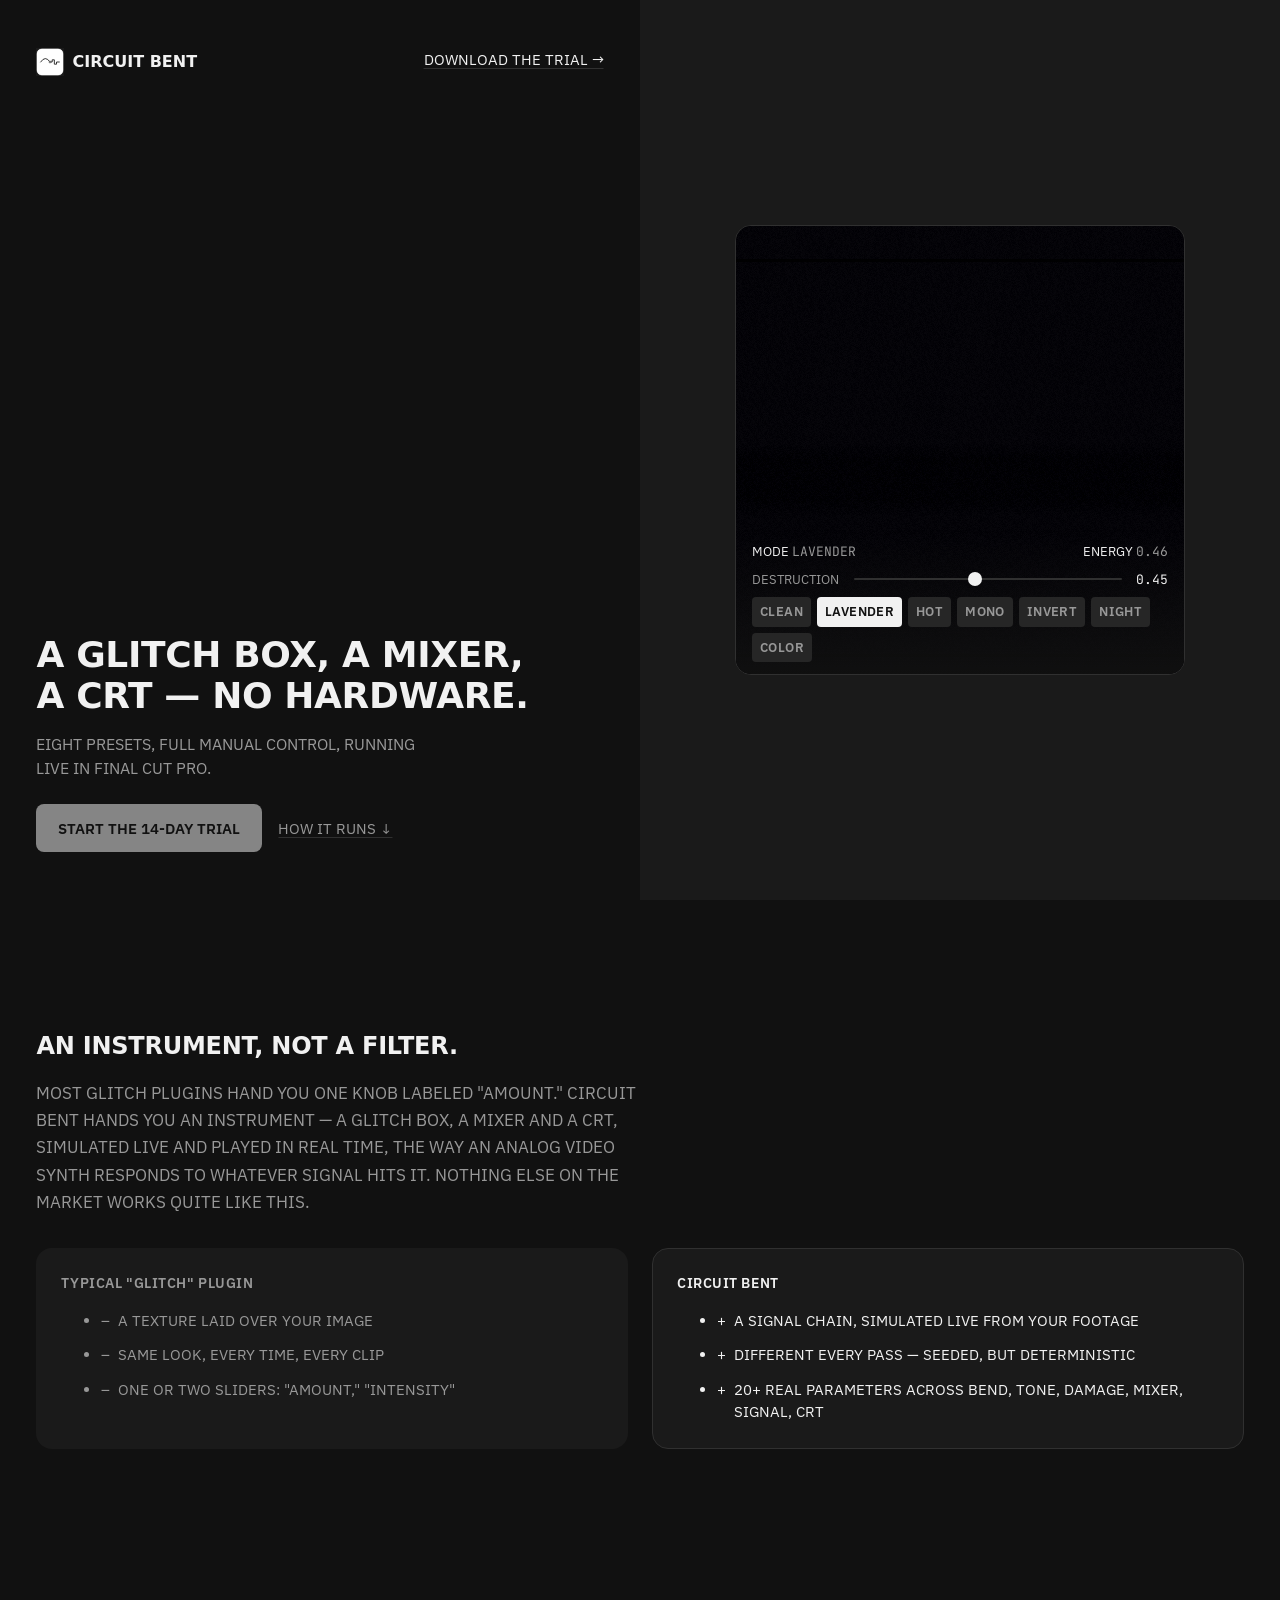
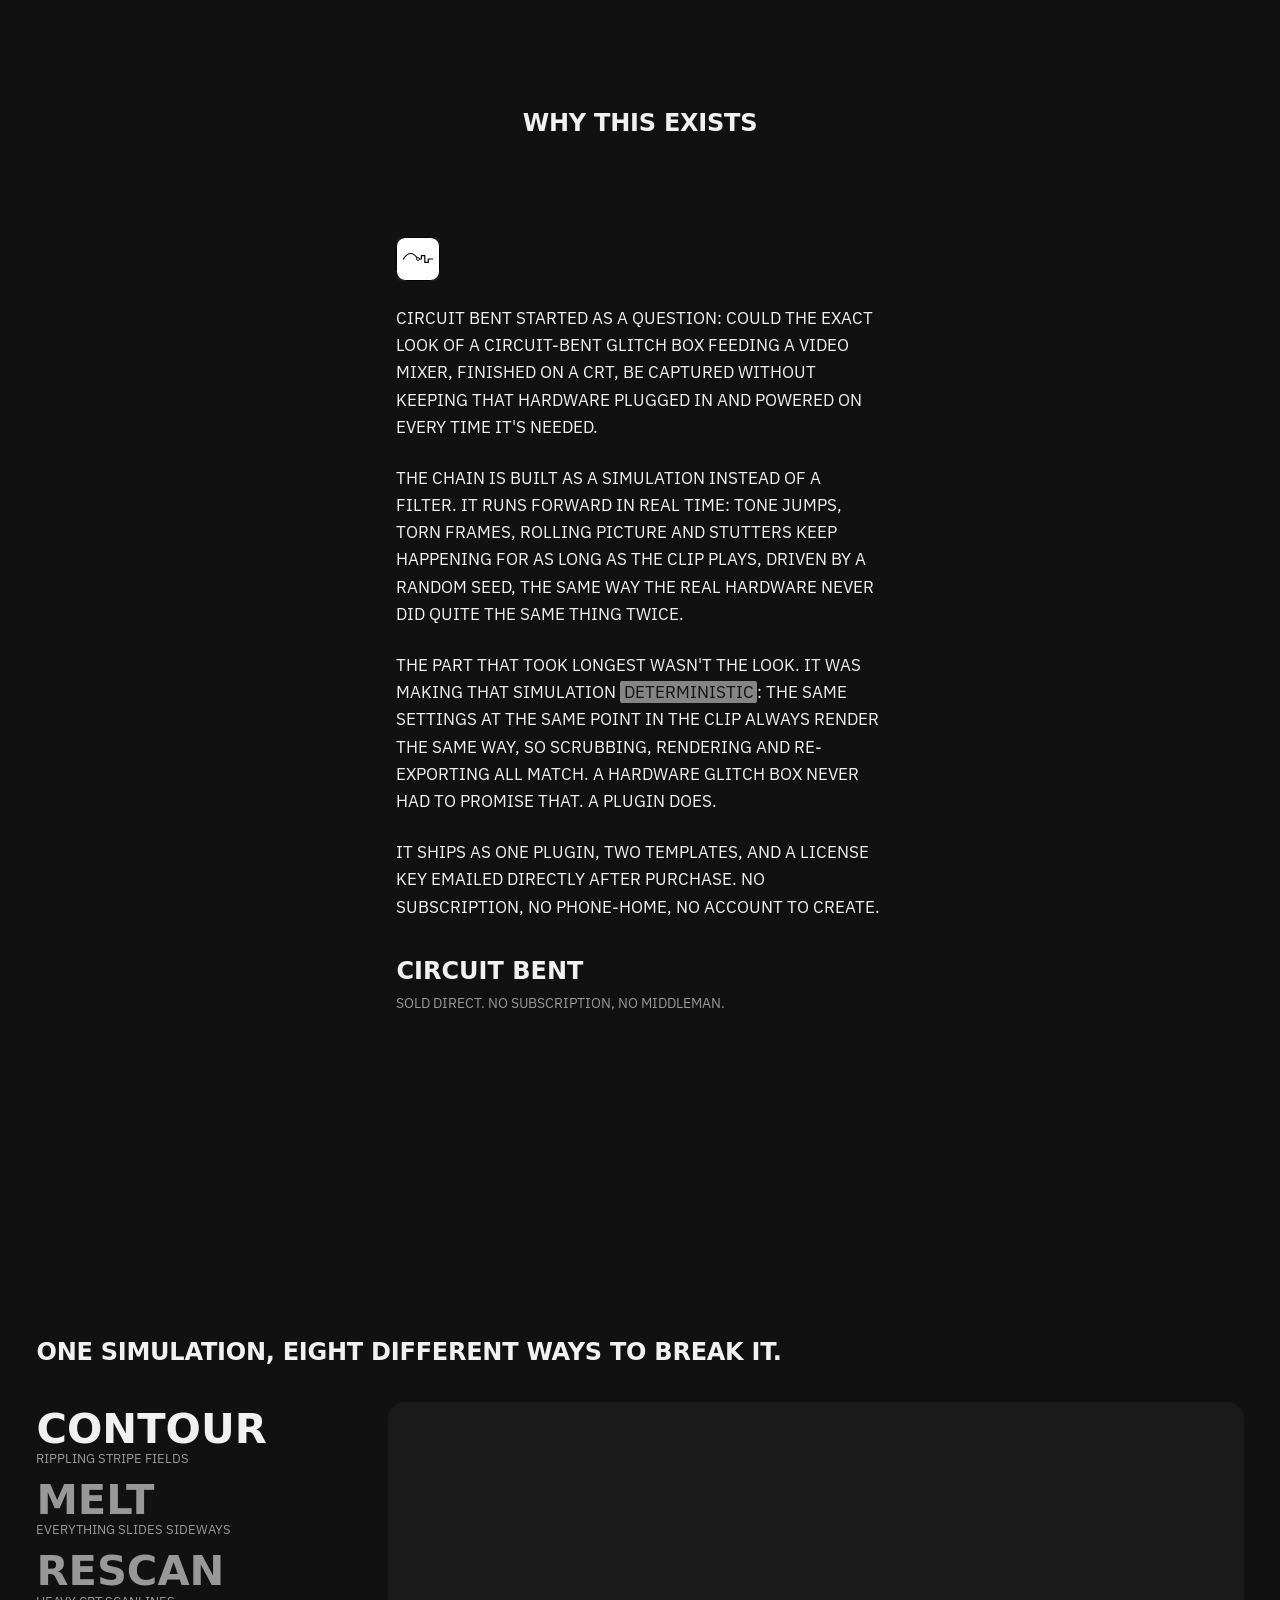
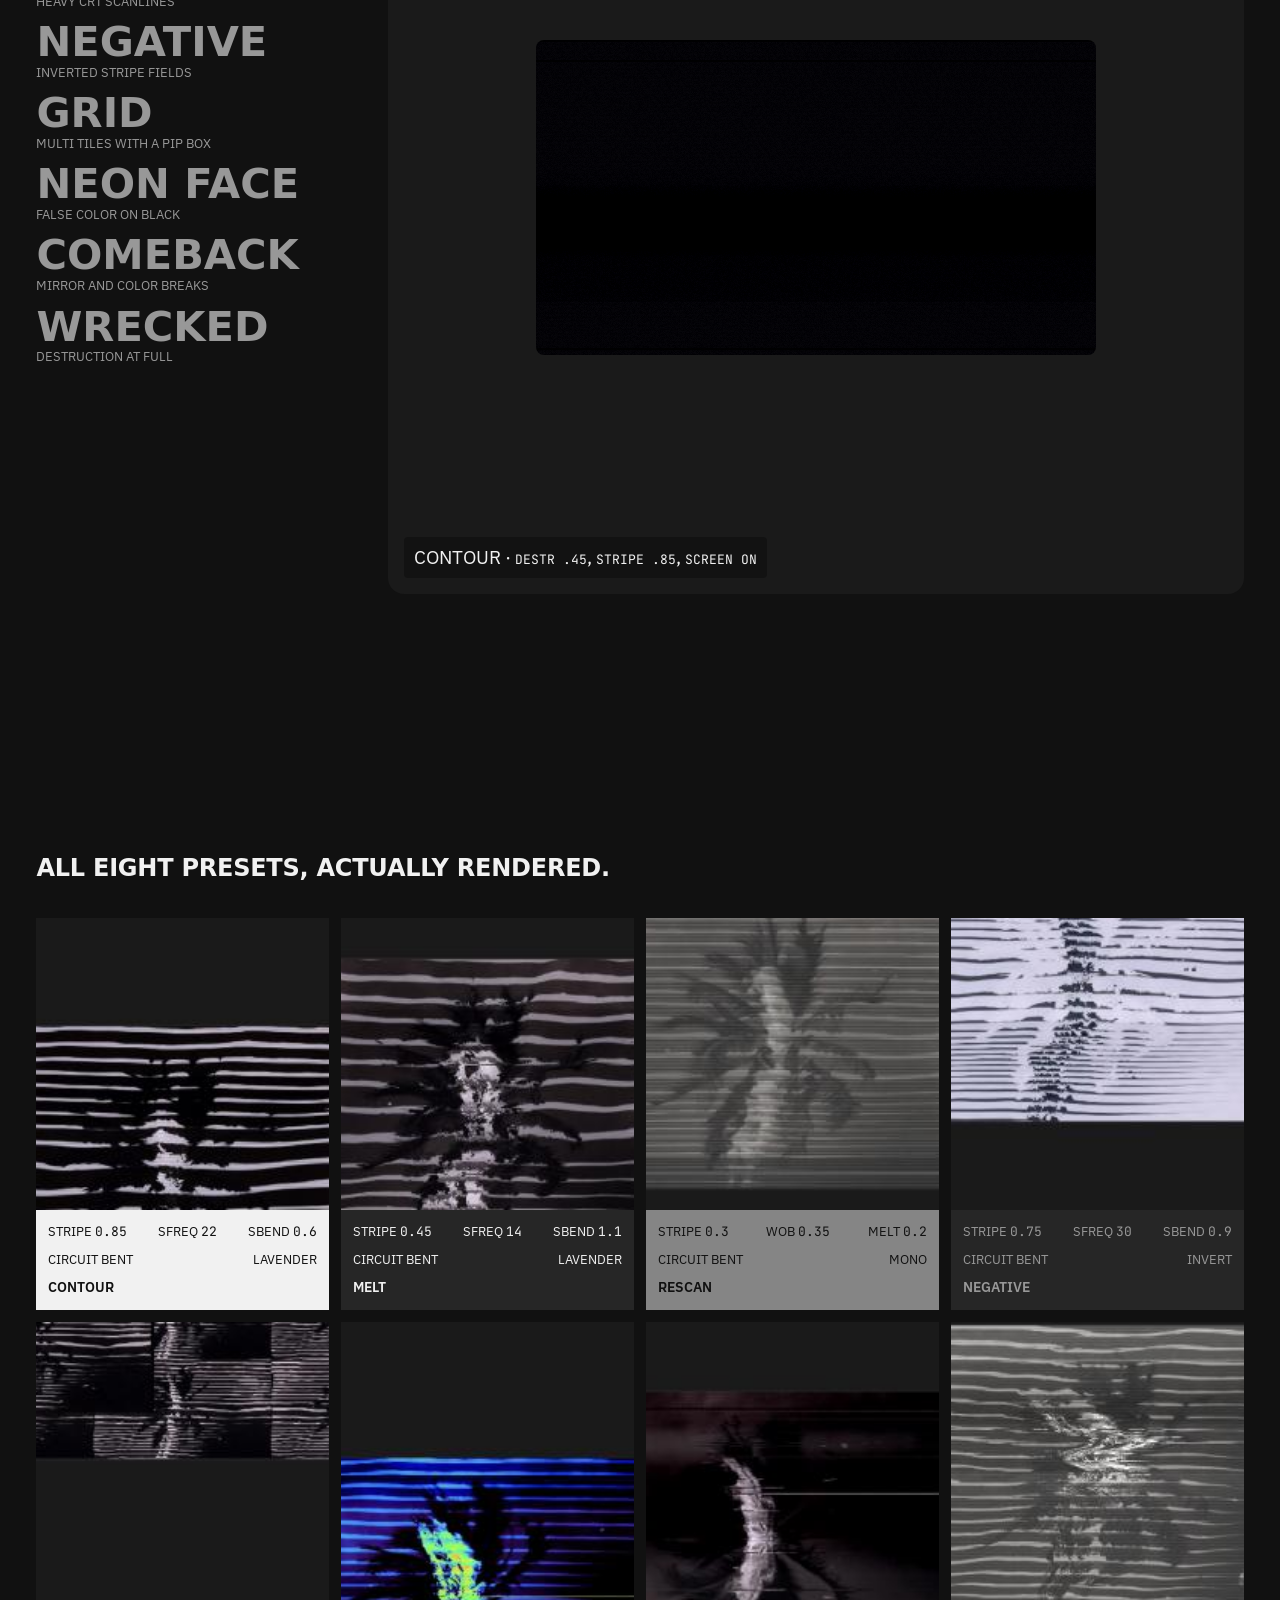
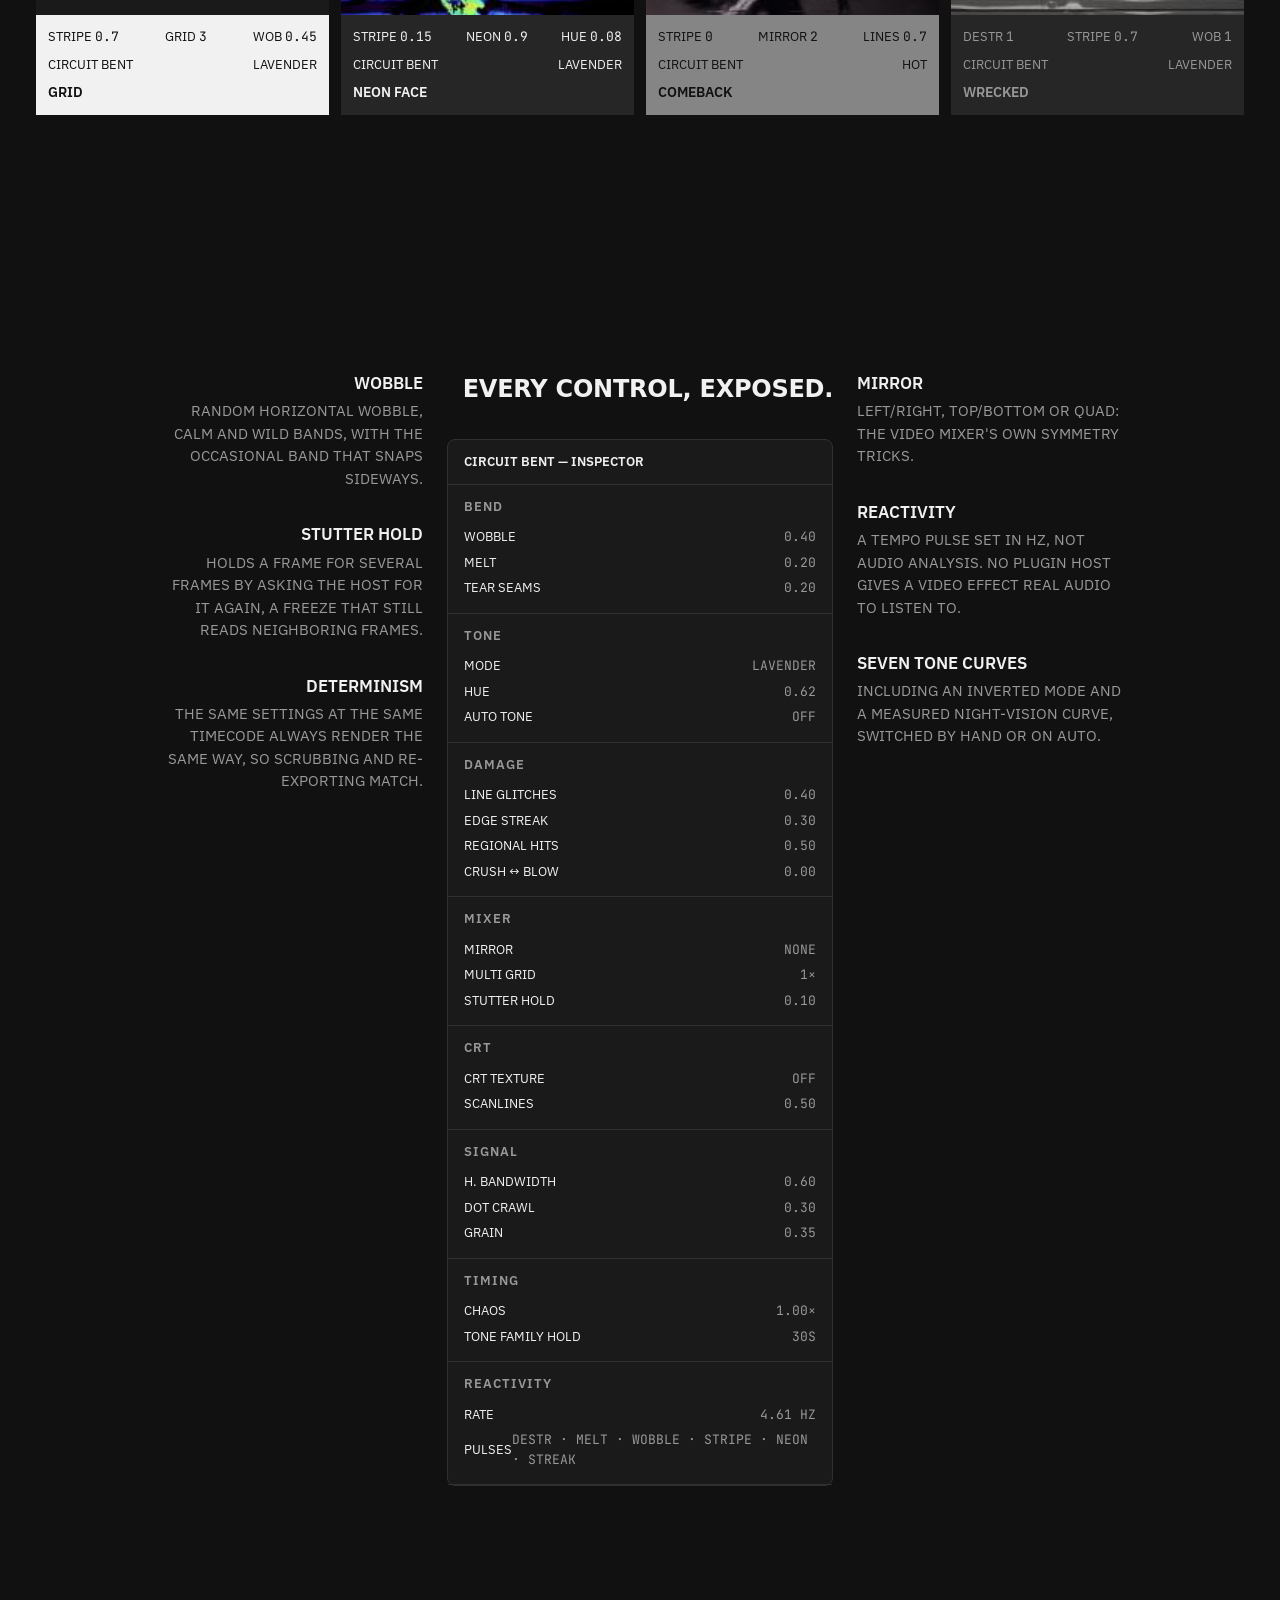
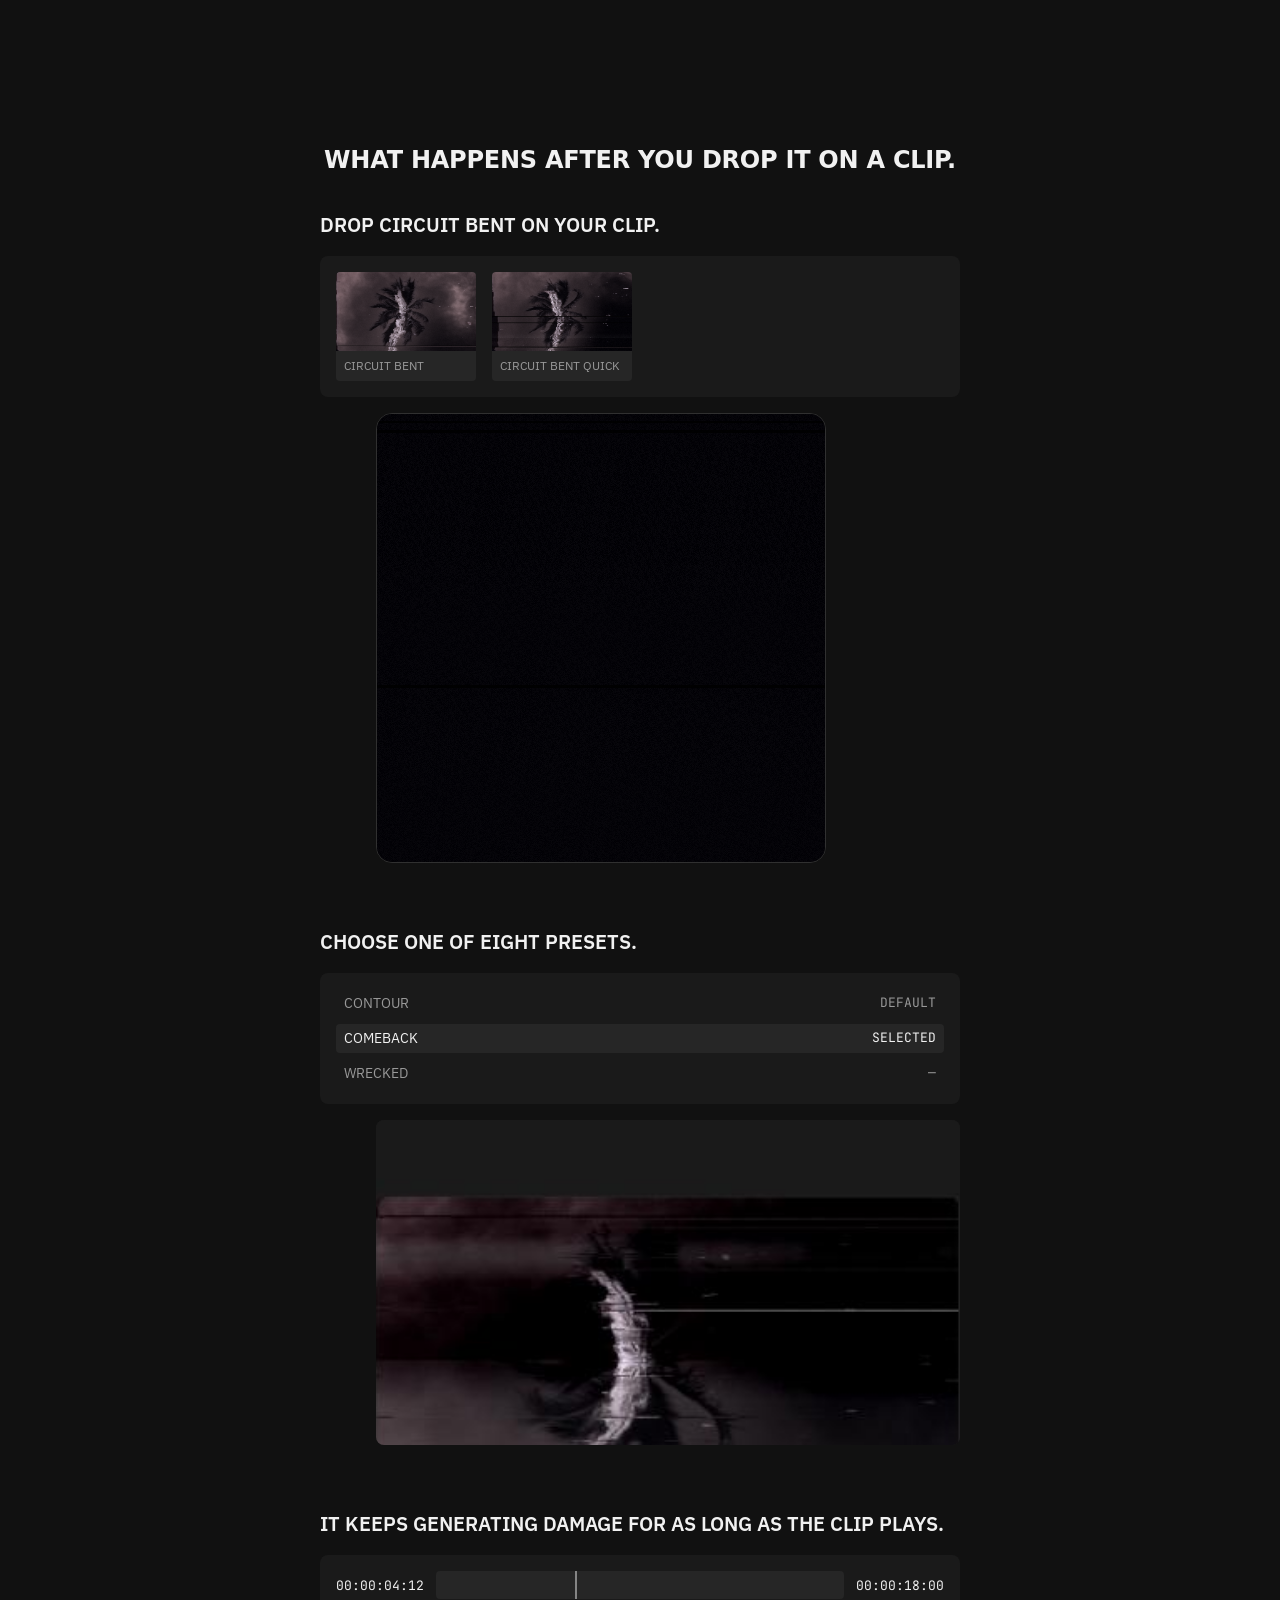
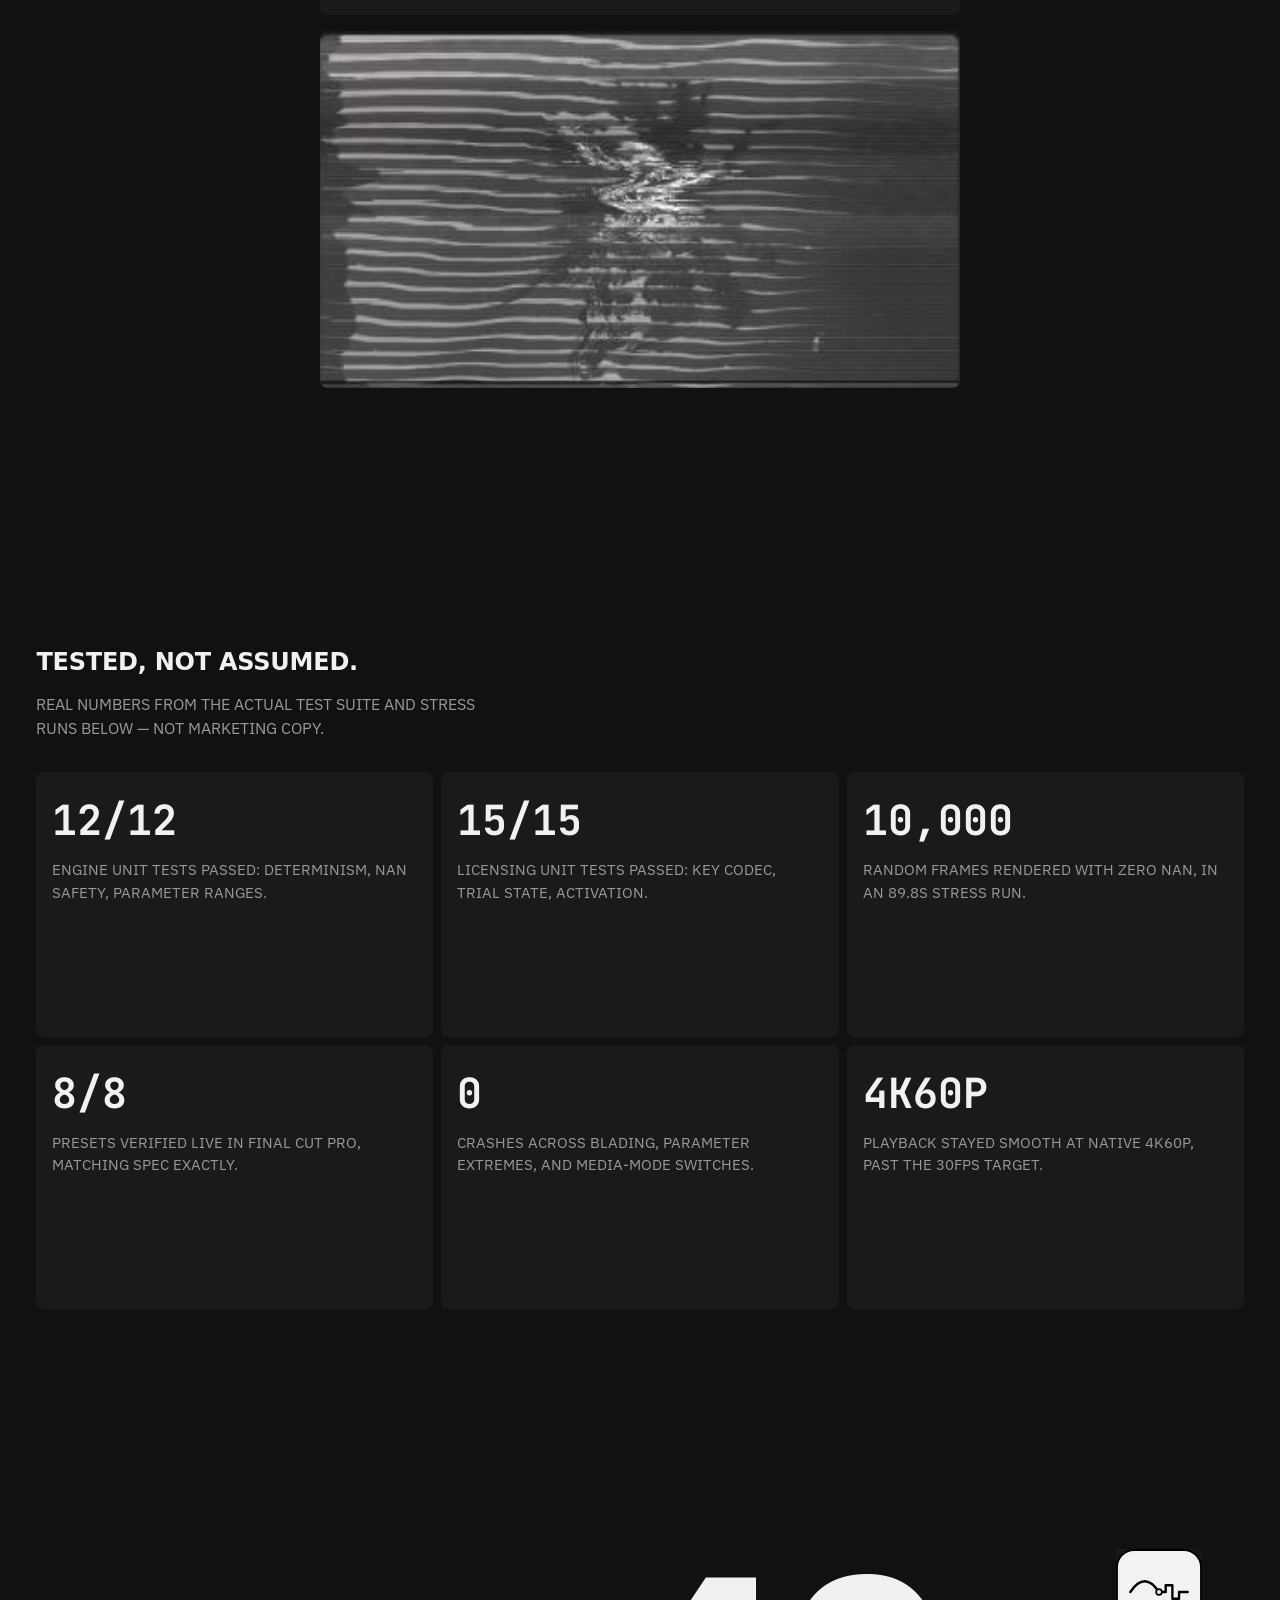
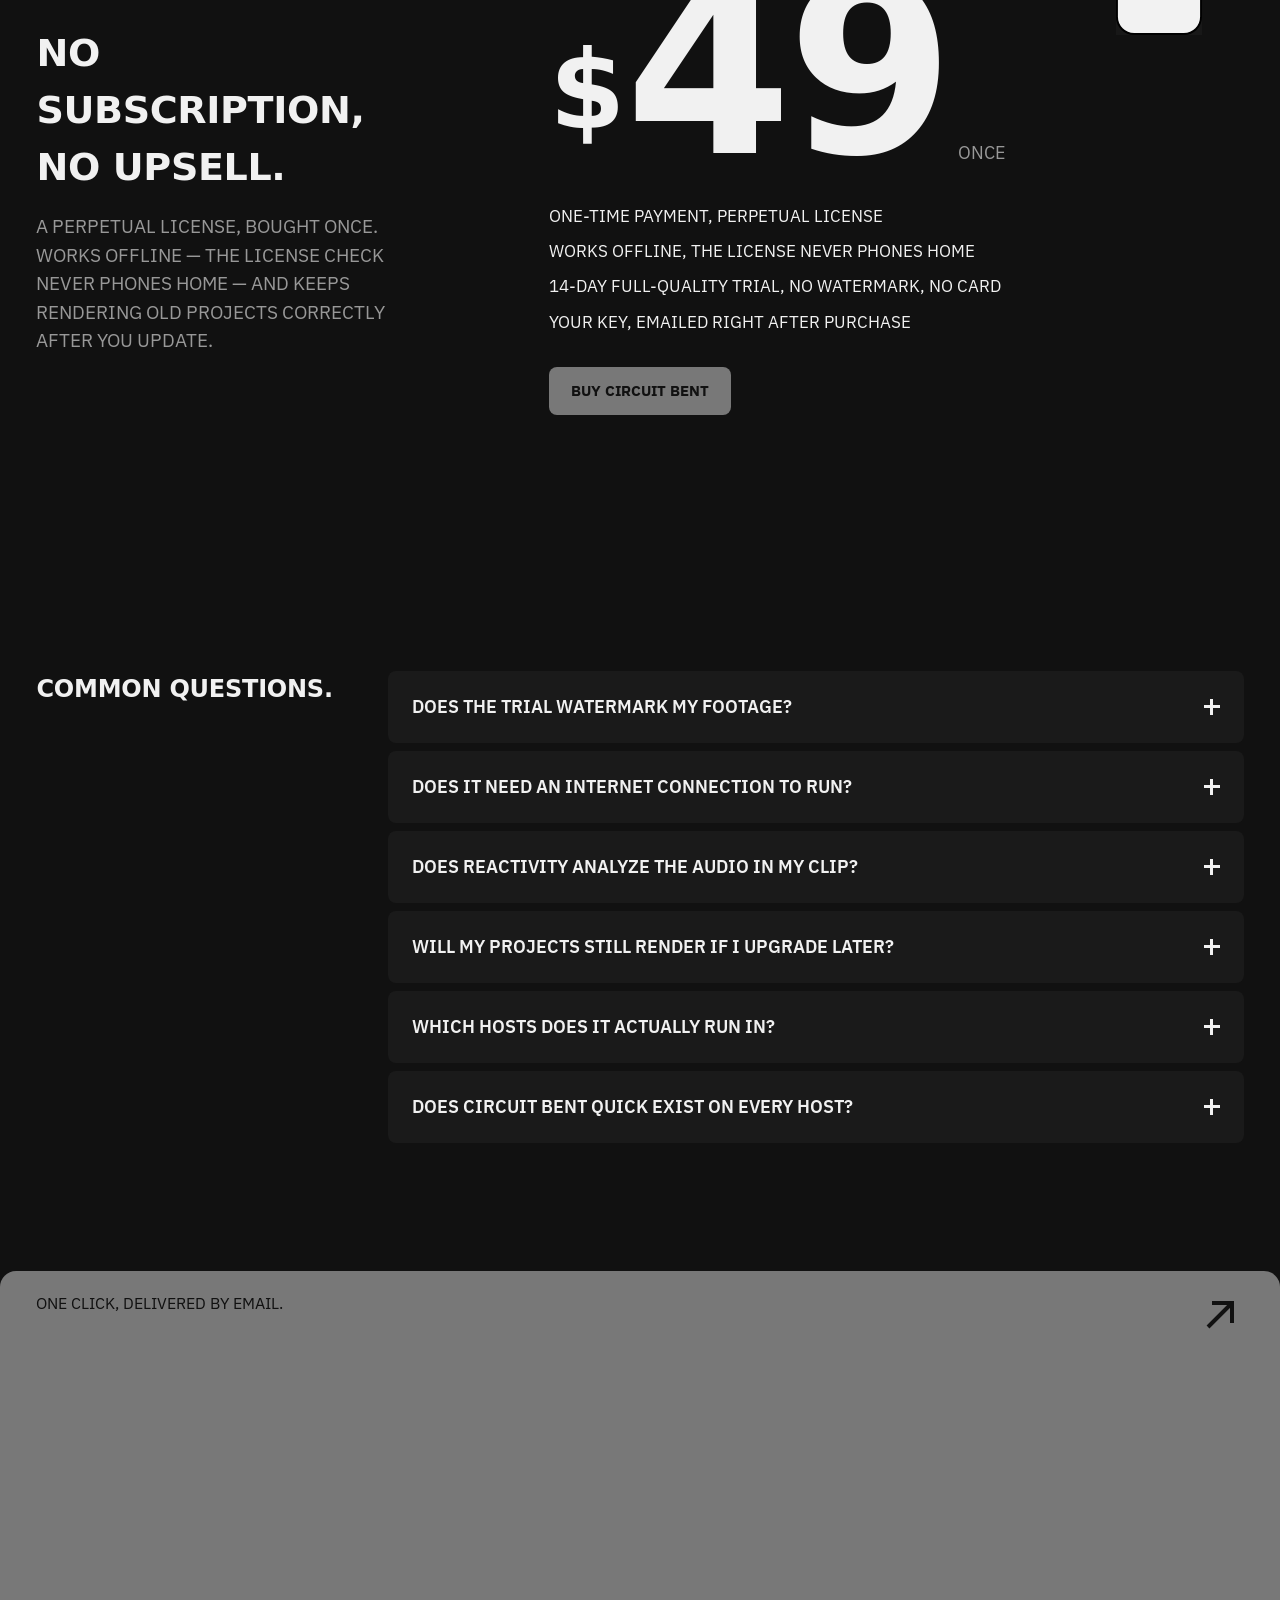
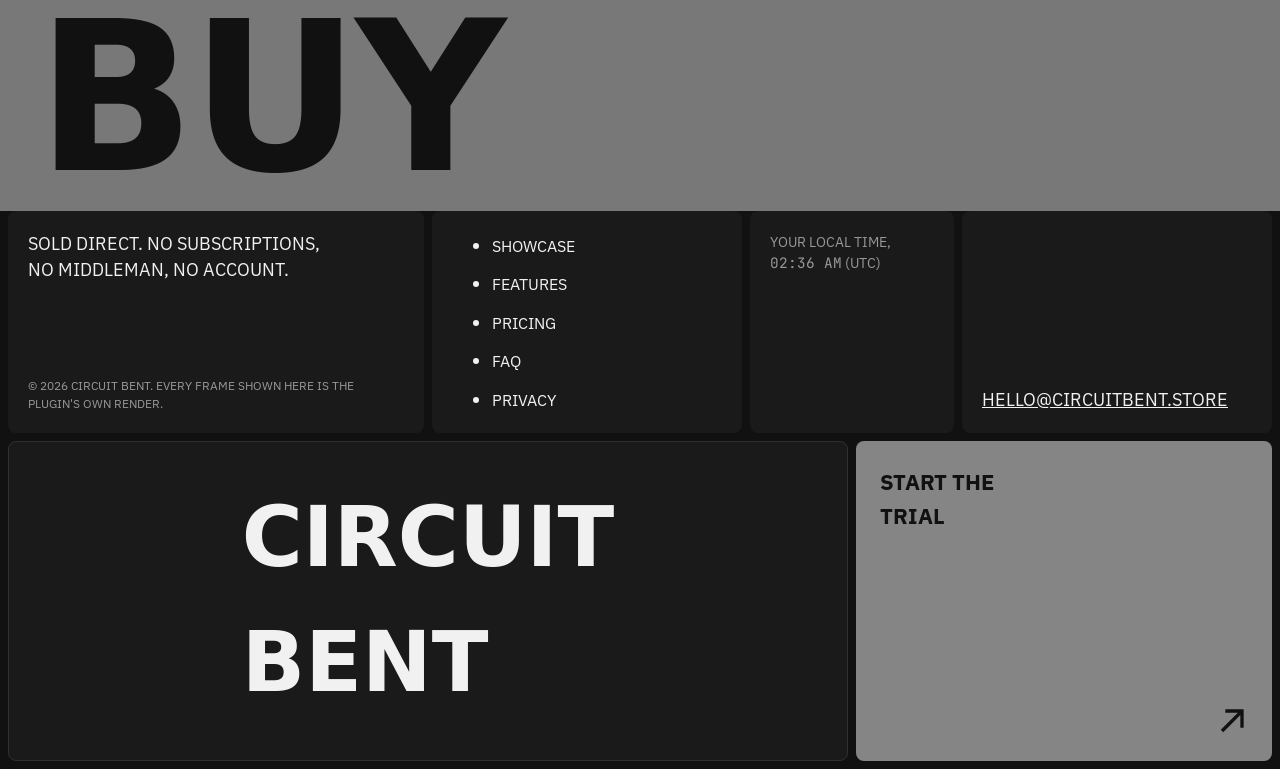
<file: index.html>
<!doctype html>
<html lang="en">
<head>
<meta charset="utf-8">
<meta name="viewport" content="width=device-width, initial-scale=1">
<title>CIRCUIT BENT: analog glitch and CRT damage for your NLE</title>
<meta name="description" content="A circuit-bent glitch box, a video mixer and a CRT monitor, simulated live inside Final Cut Pro, Motion, After Effects and Premiere Pro. One plugin, eight presets, a perpetual license.">
<link rel="icon" href="media/app-icon.svg">
<link rel="preconnect" href="https://fonts.googleapis.com">
<link rel="preconnect" href="https://fonts.gstatic.com" crossorigin>
<link href="https://fonts.googleapis.com/css2?family=Archivo:wght@700&family=IBM+Plex+Sans:wght@400;500;600;700&family=JetBrains+Mono:wght@400;600&display=swap" rel="stylesheet"> <!-- taste-skill-ignore: font URL, not rendered text -->
<link rel="stylesheet" href="assets/base.css">
<link rel="stylesheet" href="assets/site.css">
<script>document.documentElement.classList.add('js');</script>
</head>
<body>

<video id="src-video" src="media/sample_clip.mp4" muted loop playsinline autoplay hidden></video>

<!-- ============ HERO — Control that reads the page ============ -->
<section class="hero">
  <div class="hero-left">
    <div class="hero-mark">
      <img src="media/app-icon.svg" alt="" width="28" height="28">
      <span>CIRCUIT BENT</span>
    </div>
    <a class="textlink hero-toplink" href="#pricing">Download the trial →</a>
    <div class="hero-copy">
      <h1>
        <span class="line"><span>A <span class="glitch" data-text="glitch">glitch</span> box, a mixer,</span></span>
        <span class="line"><span>a CRT — no hardware.</span></span>
      </h1>
      <p>Eight presets, full manual control, running live in Final Cut Pro.</p>
      <div class="hero-actions">
        <a class="btn btn-accent" href="#pricing">Start the 14-day trial</a>
        <a class="textlink" href="#how-it-works">How it runs ↓</a>
      </div>
    </div>
  </div>
  <div class="hero-right">
    <div class="engine-frag" data-ui>
      <canvas id="hero-canvas" aria-hidden="true"></canvas>
      <div class="engine-ui">
        <div class="engine-readout">
          <span>Mode <code id="hero-mode">LAVENDER</code></span>
          <span>Energy <code id="hero-energy">0.40</code></span>
        </div>
        <div class="engine-row">
          <label for="hero-destr">Destruction</label>
          <input id="hero-destr" type="range" min="0" max="1" step="0.01" value="0.45" aria-label="Destruction">
          <code id="hero-destr-v">0.45</code>
        </div>
        <div class="tone-set" id="hero-tones" role="group" aria-label="Tone">
          <button data-mode="0" type="button">CLEAN</button>
          <button data-mode="1" type="button" aria-pressed="true">LAVENDER</button>
          <button data-mode="2" type="button">HOT</button>
          <button data-mode="3" type="button">MONO</button>
          <button data-mode="4" type="button">INVERT</button>
          <button data-mode="5" type="button">NIGHT</button>
          <button data-mode="6" type="button">COLOR</button>
        </div>
      </div>
    </div>
  </div>
</section>

<!-- ============ NOT AN OVERLAY — overlay vs. simulation ============ -->
<section class="not-overlay section" id="not-overlay">
  <div class="wrap">
    <h2 class="section-head tight">An instrument, not a filter.</h2>
    <p class="not-overlay-lede">Most glitch plugins hand you one knob labeled "amount." CIRCUIT BENT hands you an instrument — a glitch box, a mixer and a CRT, simulated live and played in real time, the way an analog video synth responds to whatever signal hits it. Nothing else on the market works quite like this.</p>
    <div class="compare-grid" data-reveal>
      <div class="compare-col compare-them">
        <div class="compare-label">Typical "glitch" plugin</div>
        <ul>
          <li>A texture laid over your image</li>
          <li>Same look, every time, every clip</li>
          <li>One or two sliders: "amount," "intensity"</li>
        </ul>
      </div>
      <div class="compare-col compare-us">
        <div class="compare-label">CIRCUIT BENT</div>
        <ul>
          <li>A signal chain, simulated live from your footage</li>
          <li>Different every pass — seeded, but deterministic</li>
          <li>20+ real parameters across Bend, Tone, Damage, Mixer, Signal, CRT</li>
        </ul>
      </div>
    </div>
  </div>
</section>

<!-- ============ ABOUT — Founder's letter ============ -->
<section class="about section" id="about">
  <h2 class="section-head wrap" style="text-align:center">Why this exists</h2>
  <div class="letter" data-reveal>
    <img class="letter-photo" src="media/presets/contour.png" alt="CIRCUIT BENT, Contour preset, real render, pinned beside the letter" width="220" height="220" loading="lazy">
    <div class="letter-mark"><img src="media/app-icon.svg" alt="CIRCUIT BENT"></div>
    <p>CIRCUIT BENT started as a question: could the exact look of a circuit-bent glitch box feeding a video mixer, finished on a CRT, be captured without keeping that hardware plugged in and powered on every time it's needed.</p>
    <p>The chain is built as a simulation instead of a filter. It runs forward in real time: tone jumps, torn frames, rolling picture and stutters keep happening for as long as the clip plays, driven by a random seed, the same way the real hardware never did quite the same thing twice.</p>
    <p>The part that took longest wasn't the look. It was making that simulation <mark>deterministic</mark>: the same settings at the same point in the clip always render the same way, so scrubbing, rendering and re-exporting all match. A hardware glitch box never had to promise that. A plugin does.</p>
    <p>It ships as one plugin, two templates, and a license key emailed directly after purchase. No subscription, no phone-home, no account to create.</p>
    <div class="sign">
      <div class="name">CIRCUIT BENT</div>
      <div class="role">Sold direct. No subscription, no middleman.</div>
    </div>
  </div>
</section>

<!-- ============ SHOWCASE — live preset switcher ============ -->
<section class="showcase section" id="showcase">
  <div class="wrap">
    <h2 class="section-head">One simulation, eight different ways to break it.</h2>
    <div class="showcase-grid">
      <div class="preset-list" id="preset-list" role="listbox" aria-label="Presets">
        <!-- buttons injected by site.js from the real PRESETS table -->
      </div>
      <div class="preset-stage" data-reveal>
        <div class="preset-sheet" data-ui>
          <canvas id="showcase-canvas" aria-hidden="true"></canvas>
        </div>
        <div class="preset-tag" id="preset-tag">Contour · <code>destr .45</code>, <code>stripe .85</code>, <code>screen on</code></div>
      </div>
    </div>
  </div>
</section>

<!-- ============ GALLERY — photo tiles with label strips ============ -->
<section class="gallery section" id="gallery">
  <div class="wrap">
    <h2 class="section-head">All eight presets, actually rendered.</h2>
    <div class="gallery-grid" id="gallery-grid">
      <!-- 8 tiles injected by site.js, one real captured frame per preset -->
    </div>
  </div>
</section>

<!-- ============ FEATURES — panel with margin notes ============ -->
<section class="features section" id="features">
  <div class="wrap">
    <div class="features-grid">
      <div class="notes-left" data-reveal>
        <div class="note">
          <div class="nname">Wobble</div>
          <div class="ndesc">Random horizontal wobble, calm and wild bands, with the occasional band that snaps sideways.</div>
        </div>
        <div class="note">
          <div class="nname">Stutter hold</div>
          <div class="ndesc">Holds a frame for several frames by asking the host for it again, a freeze that still reads neighboring frames.</div>
        </div>
        <div class="note">
          <div class="nname">Determinism</div>
          <div class="ndesc">The same settings at the same timecode always render the same way, so scrubbing and re-exporting match.</div>
        </div>
      </div>
      <div class="panel-col">
        <h2 class="section-head" style="text-align:right">Every control, exposed.</h2>
        <div class="panel-ui" data-ui>
          <div class="ptitle">CIRCUIT BENT — Inspector</div>
          <div class="pgroup" data-grp="bend"><h4>Bend</h4>
            <div class="prow"><span>Wobble</span><code>0.40</code></div>
            <div class="prow"><span>Melt</span><code>0.20</code></div>
            <div class="prow"><span>Tear seams</span><code>0.20</code></div>
          </div>
          <div class="pgroup" data-grp="tone"><h4>Tone</h4>
            <div class="prow"><span>Mode</span><code>Lavender</code></div>
            <div class="prow"><span>Hue</span><code>0.62</code></div>
            <div class="prow"><span>Auto tone</span><code>Off</code></div>
          </div>
          <div class="pgroup" data-grp="damage"><h4>Damage</h4>
            <div class="prow"><span>Line glitches</span><code>0.40</code></div>
            <div class="prow"><span>Edge streak</span><code>0.30</code></div>
            <div class="prow"><span>Regional hits</span><code>0.50</code></div>
            <div class="prow"><span>Crush ↔ blow</span><code>0.00</code></div>
          </div>
          <div class="pgroup" data-grp="mixer"><h4>Mixer</h4>
            <div class="prow"><span>Mirror</span><code>None</code></div>
            <div class="prow"><span>Multi grid</span><code>1×</code></div>
            <div class="prow"><span>Stutter hold</span><code>0.10</code></div>
          </div>
          <div class="pgroup" data-grp="crt"><h4>CRT</h4>
            <div class="prow"><span>CRT texture</span><code>Off</code></div>
            <div class="prow"><span>Scanlines</span><code>0.50</code></div>
          </div>
          <div class="pgroup" data-grp="signal"><h4>Signal</h4>
            <div class="prow"><span>H. bandwidth</span><code>0.60</code></div>
            <div class="prow"><span>Dot crawl</span><code>0.30</code></div>
            <div class="prow"><span>Grain</span><code>0.35</code></div>
          </div>
          <div class="pgroup" data-grp="timing"><h4>Timing</h4>
            <div class="prow"><span>Chaos</span><code>1.00×</code></div>
            <div class="prow"><span>Tone family hold</span><code>30s</code></div>
          </div>
          <div class="pgroup" data-grp="reactivity"><h4>Reactivity</h4>
            <div class="prow"><span>Rate</span><code>4.61 Hz</code></div>
            <div class="prow"><span>Pulses</span><code>Destr · Melt · Wobble · Stripe · Neon · Streak</code></div>
          </div>
        </div>
      </div>
      <div class="notes-right" data-reveal>
        <div class="note">
          <div class="nname">Mirror</div>
          <div class="ndesc">Left/right, top/bottom or quad: the video mixer's own symmetry tricks.</div>
        </div>
        <div class="note">
          <div class="nname">Reactivity</div>
          <div class="ndesc">A tempo pulse set in Hz, not audio analysis. No plugin host gives a video effect real audio to listen to.</div>
        </div>
        <div class="note">
          <div class="nname">Seven tone curves</div>
          <div class="ndesc">Including an inverted mode and a measured night-vision curve, switched by hand or on auto.</div>
        </div>
      </div>
    </div>
  </div>
</section>

<!-- ============ HOW IT WORKS — call and response ============ -->
<section class="how section" id="how-it-works">
  <div class="wrap">
    <h2 class="section-head" style="text-align:center">What happens after you drop it on a clip.</h2>
    <div class="how-col">
      <div class="exchange" data-reveal>
        <p class="lede">Drop CIRCUIT BENT on your clip.</p>
        <div class="call">
          <div class="thumbs" data-ui>
            <figure><img src="media/template-circuit-bent.png" alt="CIRCUIT BENT template thumbnail, Final Cut Effects browser" width="140" height="79"><figcaption>CIRCUIT BENT</figcaption></figure>
            <figure><img src="media/template-circuit-bent-quick.png" alt="CIRCUIT BENT Quick template thumbnail, Final Cut Effects browser" width="140" height="79"><figcaption>CIRCUIT BENT Quick</figcaption></figure>
          </div>
        </div>
        <div class="response">
          <div class="engine-frag" data-ui>
            <canvas id="how-canvas"></canvas>
          </div>
        </div>
      </div>

      <div class="exchange" data-reveal>
        <p class="lede">Choose one of eight presets.</p>
        <div class="call">
          <div class="popup" data-ui>
            <div class="opt">Contour <code>default</code></div>
            <div class="opt sel">Comeback <code>selected</code></div>
            <div class="opt">Wrecked <code>—</code></div>
          </div>
        </div>
        <div class="response">
          <img src="media/presets/comeback.png" alt="CIRCUIT BENT, Comeback preset, real render" width="350" height="195" loading="lazy">
        </div>
      </div>

      <div class="exchange final" data-reveal>
        <p class="lede">It keeps generating damage for as long as the clip plays.</p>
        <div class="call">
          <div class="scrub" data-ui>
            <code>00:00:04:12</code>
            <div class="track"><div class="head" style="left:34%"></div></div>
            <code>00:00:18:00</code>
          </div>
        </div>
        <div class="response">
          <img src="media/presets/wrecked.png" alt="CIRCUIT BENT, Wrecked preset, real render at full destruction" width="350" height="195" loading="lazy">
        </div>
      </div>
    </div>
  </div>
</section>

<!-- ============ PROOF — real QA numbers on tiles ============ -->
<section class="proof section" id="proof">
  <div class="wrap">
    <h2 class="section-head tight">Tested, not assumed.</h2>
    <p class="section-sub">Real numbers from the actual test suite and stress runs below — not marketing copy.</p>
    <div class="proof-grid" data-reveal>
      <div class="proof-tile"><div class="num"><code>12/12</code></div><div class="cap">Engine unit tests passed: determinism, NaN safety, parameter ranges.</div></div>
      <div class="proof-tile"><div class="num"><code>15/15</code></div><div class="cap">Licensing unit tests passed: key codec, trial state, activation.</div></div>
      <div class="proof-tile"><div class="num"><code>10,000</code></div><div class="cap">Random frames rendered with zero NaN, in an 89.8s stress run.</div></div>
      <div class="proof-tile"><div class="num"><code>8/8</code></div><div class="cap">Presets verified live in Final Cut Pro, matching spec exactly.</div></div>
      <div class="proof-tile"><div class="num"><code>0</code></div><div class="cap">Crashes across blading, parameter extremes, and media-mode switches.</div></div>
      <div class="proof-tile"><div class="num"><code>4K60p</code></div><div class="cap">Playback stayed smooth at native 4K60p, past the 30fps target.</div></div>
    </div>
  </div>
</section>

<!-- ============ PRICING — the price, very large ============ -->
<section class="pricing section" id="pricing">
  <div class="wrap">
    <div class="pricing-grid">
      <div class="pricing-left" data-reveal>
        <h2>No subscription, no upsell.</h2>
        <p>A perpetual license, bought once. Works offline — the license check never phones home — and keeps rendering old projects correctly after you update.</p>
      </div>
      <div class="pricing-right" data-reveal>
        <div class="price-figure">
          <span class="cur">$</span><span class="num">49</span><span class="period">once</span>
          <img class="price-overlap" src="media/app-icon.svg" alt="">
        </div>
        <div class="price-included">
          <div>One-time payment, perpetual license</div>
          <div>Works offline, the license never phones home</div>
          <div>14-day full-quality trial, no watermark, no card</div>
          <div>Your key, emailed right after purchase</div>
        </div>
        <a class="btn btn-strong" href="#buy">Buy CIRCUIT BENT</a>
      </div>
    </div>
  </div>
</section>

<!-- ============ FAQ — accordion of filled tiles ============ -->
<section class="faq section" id="faq">
  <div class="wrap">
    <div class="faq-grid">
      <h2 class="section-head faq-head">Common questions.</h2>
      <div class="faq-list" data-reveal>
        <details name="faq">
          <summary>Does the trial watermark my footage?<span class="faq-plus"></span></summary>
          <div class="answer">No. The 14-day trial renders at full quality. It simply stops working after 14 days unless you buy a license.</div>
        </details>
        <details name="faq">
          <summary>Does it need an internet connection to run?<span class="faq-plus"></span></summary>
          <div class="answer">No. License activation is offline-friendly and doesn't phone home on every launch.</div>
        </details>
        <details name="faq">
          <summary>Does Reactivity analyze the audio in my clip?<span class="faq-plus"></span></summary>
          <div class="answer">No. There's no audio API available to a Final Cut Pro video effect. Reactivity is a tempo pulse you set with a Hz slider, not real audio analysis, and it's labeled that way in the plugin.</div>
        </details>
        <details name="faq">
          <summary>Will my projects still render if I upgrade later?<span class="faq-plus"></span></summary>
          <div class="answer">Yes. Versioning follows Apple's guidance for plugin updates, so existing projects keep rendering with old versions until you choose to update.</div>
        </details>
        <details name="faq">
          <summary>Which hosts does it actually run in?<span class="faq-plus"></span></summary>
          <div class="answer">Final Cut Pro and Motion today. After Effects and Premiere Pro run the same real engine, Mac only for now; a Windows build doesn't exist yet.</div>
        </details>
        <details name="faq">
          <summary>Does CIRCUIT BENT Quick exist on every host?<span class="faq-plus"></span></summary>
          <div class="answer">No. It's a Final Cut / Motion template limited to Preset, Destruction and Mix. After Effects and Premiere use the plugin's own collapsible parameter groups instead.</div>
        </details>
      </div>
    </div>
  </div>
</section>

<!-- ============ CTA — one word is the button ============ -->
<a class="cta-band" href="https://thoughtful65.gumroad.com/l/circuit-bent" id="buy">
  <span class="corner-note">One click, delivered by email.</span>
  <svg class="corner-arrow" viewBox="0 0 48 48" fill="none" stroke="currentColor" stroke-width="4"><path d="M12 36 L36 12 M16 12 H36 V32"/></svg>
  <span class="word">BUY</span>
</a>

<!-- ============ FOOTER — a footer of tiles ============ -->
<footer class="footer">
  <div class="footer-grid">
    <div class="ftile f-statement">
      <p>Sold direct. No subscriptions, no middleman, no account.</p>
      <div class="legal">© 2026 CIRCUIT BENT. Every frame shown here is the plugin's own render.</div>
    </div>
    <div class="ftile f-nav">
      <ul>
        <li><a class="textlink" href="#showcase">Showcase</a></li>
        <li><a class="textlink" href="#features">Features</a></li>
        <li><a class="textlink" href="#pricing">Pricing</a></li>
        <li><a class="textlink" href="#faq">FAQ</a></li>
        <li><a class="textlink" href="privacy.html">Privacy</a></li>
      </ul>
    </div>
    <div class="ftile f-time" id="f-time">Your local time</div>
    <div class="ftile f-email"><a href="mailto:hello@circuitbent.store">hello@circuitbent.store</a></div>
    <div class="ftile f-word"><span>CIRCUIT<br>BENT</span></div>
    <a class="ftile f-invite" href="#pricing">
      <div class="t">Start the trial</div>
      <svg viewBox="0 0 48 48" fill="none" stroke="currentColor" stroke-width="4"><path d="M12 36 L36 12 M16 12 H36 V32"/></svg>
    </a>
  </div>
</footer>

<script type="module" src="assets/site.js?v=2"></script>
<script src="assets/base.js" defer></script>
<script type="module" src="assets/glitch-cursor.js"></script>
</body>
</html>
</file>
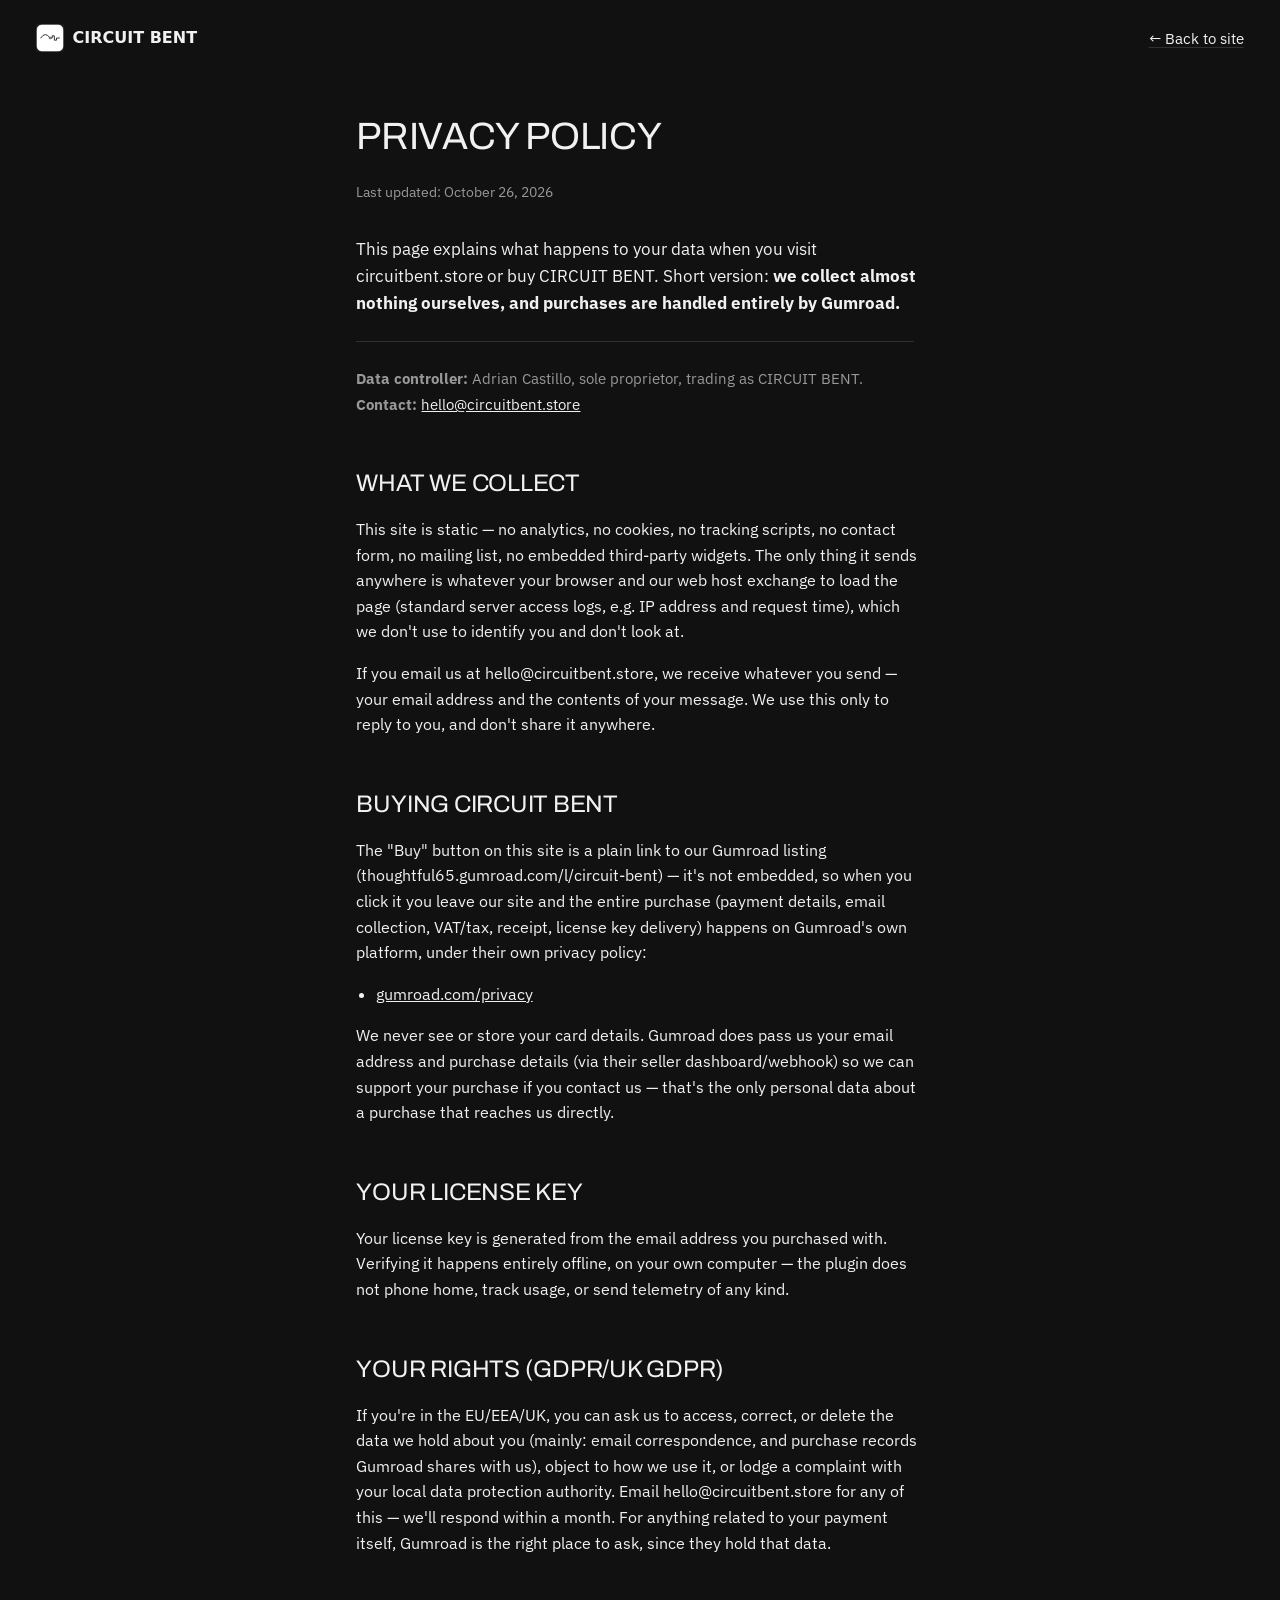
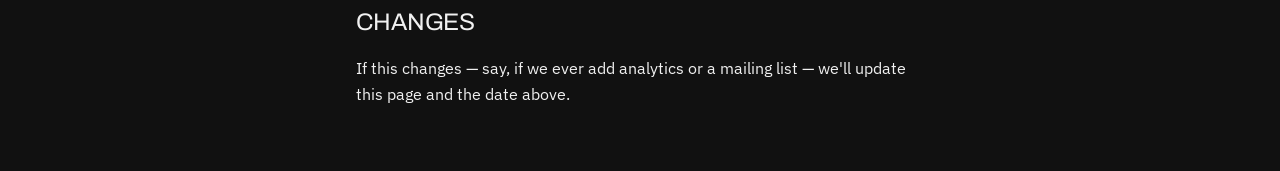
<file: privacy.html>
<!doctype html>
<html lang="en">
<head>
<meta charset="utf-8">
<meta name="viewport" content="width=device-width, initial-scale=1">
<title>Privacy Policy — CIRCUIT BENT</title>
<meta name="description" content="What happens to your data when you visit circuitbent.store or buy CIRCUIT BENT.">
<link rel="icon" href="media/app-icon.svg">
<link rel="preconnect" href="https://fonts.googleapis.com">
<link rel="preconnect" href="https://fonts.gstatic.com" crossorigin>
<link href="https://fonts.googleapis.com/css2?family=Archivo:wght@700&family=IBM+Plex+Sans:wght@400;500;600;700&family=JetBrains+Mono:wght@400;600&display=swap" rel="stylesheet"> <!-- taste-skill-ignore: font URL, not rendered text -->
<link rel="stylesheet" href="assets/base.css">
<link rel="stylesheet" href="assets/site.css">
<style>
  /* Legal text reads better in normal case than the brand's all-caps body style. */
  .legal-page p, .legal-page li, .legal-page a { text-transform: none; }
  .legal-header { display: flex; align-items: center; justify-content: space-between; padding: var(--space-6) var(--margin); gap: var(--space-4); flex-wrap: wrap; }
  .legal-logo { display: flex; align-items: center; gap: var(--space-2); text-decoration: none; }
  .legal-logo span { font-family: var(--font-display); font-weight: 700; font-size: 1rem; color: var(--ink); text-transform: uppercase; }
  .legal { max-width: 640px; margin: 0 auto; padding: var(--space-8) var(--margin) var(--space-16); }
  .legal h1 { font-size: var(--size-h1); margin-bottom: var(--space-2); }
  .legal .updated { font-family: var(--font-text); font-size: var(--size-small); color: var(--ink-muted); margin-bottom: var(--space-8); }
  .legal .lede { font-family: var(--font-text); font-size: 1.0625rem; line-height: 1.6; color: var(--ink); }
  .legal .controller { font-family: var(--font-text); font-size: 0.9375rem; color: var(--ink-muted); margin-top: var(--space-6); padding-top: var(--space-6); border-top: 1px solid var(--hairline); line-height: 1.7; }
  .legal h2 { font-size: var(--size-h2); margin-top: var(--space-12); margin-bottom: var(--space-4); }
  .legal p { font-family: var(--font-text); font-size: 1rem; line-height: 1.6; color: var(--ink); margin-top: var(--space-4); }
  .legal ul { font-family: var(--font-text); font-size: 1rem; line-height: 1.6; color: var(--ink); margin-top: var(--space-4); padding-left: 1.2em; }
  .legal li { margin-top: var(--space-2); }
  .legal a { color: var(--ink); }
  .legal a:hover { color: var(--accent); }
</style>
<script>document.documentElement.classList.add('js');</script>
</head>
<body class="legal-page">

<header class="legal-header">
  <a class="legal-logo" href="index.html">
    <img src="media/app-icon.svg" alt="" width="28" height="28">
    <span>CIRCUIT BENT</span>
  </a>
  <a class="textlink" href="index.html">← Back to site</a>
</header>

<main class="legal">
  <h1>Privacy Policy</h1>
  <p class="updated">Last updated: October 26, 2026</p>

  <p class="lede">This page explains what happens to your data when you visit circuitbent.store or buy CIRCUIT BENT. Short version: <strong>we collect almost nothing ourselves, and purchases are handled entirely by Gumroad.</strong></p>

  <p class="controller">
    <strong>Data controller:</strong> Adrian Castillo, sole proprietor, trading as CIRCUIT BENT.<br>
    <strong>Contact:</strong> <a href="mailto:hello@circuitbent.store">hello@circuitbent.store</a>
  </p>

  <h2>What we collect</h2>
  <p>This site is static — no analytics, no cookies, no tracking scripts, no contact form, no mailing list, no embedded third-party widgets. The only thing it sends anywhere is whatever your browser and our web host exchange to load the page (standard server access logs, e.g. IP address and request time), which we don't use to identify you and don't look at.</p>
  <p>If you email us at hello@circuitbent.store, we receive whatever you send — your email address and the contents of your message. We use this only to reply to you, and don't share it anywhere.</p>

  <h2>Buying CIRCUIT BENT</h2>
  <p>The "Buy" button on this site is a plain link to our Gumroad listing (thoughtful65.gumroad.com/l/circuit-bent) — it's not embedded, so when you click it you leave our site and the entire purchase (payment details, email collection, VAT/tax, receipt, license key delivery) happens on Gumroad's own platform, under their own privacy policy:</p>
  <ul>
    <li><a href="https://gumroad.com/privacy" target="_blank" rel="noopener">gumroad.com/privacy</a></li>
  </ul>
  <p>We never see or store your card details. Gumroad does pass us your email address and purchase details (via their seller dashboard/webhook) so we can support your purchase if you contact us — that's the only personal data about a purchase that reaches us directly.</p>

  <h2>Your license key</h2>
  <p>Your license key is generated from the email address you purchased with. Verifying it happens entirely offline, on your own computer — the plugin does not phone home, track usage, or send telemetry of any kind.</p>

  <h2>Your rights (GDPR/UK GDPR)</h2>
  <p>If you're in the EU/EEA/UK, you can ask us to access, correct, or delete the data we hold about you (mainly: email correspondence, and purchase records Gumroad shares with us), object to how we use it, or lodge a complaint with your local data protection authority. Email hello@circuitbent.store for any of this — we'll respond within a month. For anything related to your payment itself, Gumroad is the right place to ask, since they hold that data.</p>

  <h2>Changes</h2>
  <p>If this changes — say, if we ever add analytics or a mailing list — we'll update this page and the date above.</p>
</main>

</body>
</html>
</file>
<file: assets/base.css>
/* tasteskill / base.css
   A neutral foundation: reset, token names, fluid type steps, a 12-column grid, states and the motion
   helpers from references/motion.md. It has no look of its own. Copy it into the project, replace the
   token values with the ones on the direction sheet, and build on top. Delete what you do not use. */

/* ---------- tokens (replace with the dealt palette and type system) ---------- */
:root {
  --bg: #ffffff;
  --surface: #f2f2f2;
  --ink: #111111;
  --muted: #5c5c5c;
  --accent: #111111;
  --accent-ink: #ffffff;

  --font-display: system-ui, sans-serif;
  --font-text: system-ui, sans-serif;

  --step-small: clamp(0.8125rem, 0.79rem + 0.1vw, 0.875rem);
  --step-body: clamp(1.0625rem, 1rem + 0.25vw, 1.1875rem);
  --step-lead: clamp(1.25rem, 1.1rem + 0.7vw, 1.625rem);
  --step-head: clamp(2rem, 1.3rem + 3.2vw, 4rem);
  --step-display: clamp(3rem, 1rem + 9vw, 9rem); /* set from the hero blueprint */

  --margin: clamp(1rem, 2.2vw, 2rem);    /* page side margin: tight, so content reaches the edges */
  --gutter: clamp(1rem, 2vw, 2rem);      /* column gap */
  --section: clamp(5rem, 12vw, 13rem);   /* space between sections */
  --radius: 0px;                          /* one radius for the whole page: 0, or large, decided once */

  --ease-out: cubic-bezier(0.22, 1, 0.36, 1);        /* entrances, moving hovers, UI under 600ms */
  --ease-expo: cubic-bezier(0.16, 1, 0.3, 1);        /* reveals of 800ms and longer, line rises, openings */
  --ease-in-out: cubic-bezier(0.76, 0, 0.24, 1);     /* wipes, panels, things that travel while visible */
  --ease-soft: cubic-bezier(0.33, 1, 0.68, 1);       /* slow scale and drift on photographs */
  --ease-exit: cubic-bezier(0.55, 0.055, 0.675, 0.19); /* something leaving for good, short */
  --t-press: 140ms;
  --t-hover: 180ms;
  --t-ui: 240ms;
  --t-reveal: 800ms;
  --t-open: 1200ms;                                  /* picture openings and clip wipes */
  --stagger-line: 90ms;
  --stagger-item: 70ms;
}

/* ---------- reset ---------- */
*, *::before, *::after { box-sizing: border-box; }
html { -webkit-text-size-adjust: 100%; text-size-adjust: 100%; scroll-behavior: auto; }
body { margin: 0; background: var(--bg); color: var(--ink); font-family: var(--font-text); font-size: var(--step-body); line-height: 1.5; font-kerning: normal; -webkit-font-smoothing: antialiased; text-rendering: optimizeLegibility; }
h1, h2, h3, h4, p, figure, blockquote, ul, ol, dl, dd { margin: 0; }
ul[class], ol[class] { padding: 0; list-style: none; }
img, video, svg, canvas { display: block; max-width: 100%; }
img, video { height: auto; background: var(--surface); }
button, input, select, textarea { font: inherit; color: inherit; }
button { background: none; border: 0; padding: 0; cursor: pointer; }
a { color: inherit; }
:target { scroll-margin-top: 6rem; }
::selection { background: var(--accent); color: var(--accent-ink); }
:focus-visible { outline: 2px solid var(--accent); outline-offset: 3px; }

/* ---------- type ---------- */
h1, h2, h3 { font-family: var(--font-display); font-weight: inherit; text-wrap: balance; hyphens: none; }
.display { font-size: var(--step-display); line-height: 0.95; letter-spacing: -0.035em; }
.head { font-size: var(--step-head); line-height: 1.02; letter-spacing: -0.025em; }
.lead { font-size: var(--step-lead); line-height: 1.35; max-width: 40ch; }
.small { font-size: var(--step-small); line-height: 1.45; }
.muted { color: var(--muted); }
p { max-width: 62ch; text-wrap: pretty; }
p + p { margin-top: 0.9em; }
.nums { font-variant-numeric: tabular-nums; }
.only-wide { display: none; }
@media (min-width: 48em) { .only-wide { display: inline; } }

/* ---------- layout ---------- */
.wrap { padding-inline: var(--margin); }
.grid { display: grid; grid-template-columns: repeat(12, minmax(0, 1fr)); column-gap: var(--gutter); }
.section { padding-block: calc(var(--section) / 2); }
.section + .section { margin-top: 0; }
.bleed { margin-inline: calc(var(--margin) * -1); }
.cover { width: 100%; height: 100%; object-fit: cover; }
.sr-only { position: absolute; width: 1px; height: 1px; overflow: hidden; clip-path: inset(50%); white-space: nowrap; }

/* ---------- controls ---------- */
.button { display: inline-flex; align-items: center; justify-content: center; min-height: 3rem; padding: 0 1.4rem; background: var(--accent); color: var(--accent-ink); border-radius: var(--radius); text-decoration: none; white-space: nowrap; transition: transform var(--t-press) var(--ease-out), background-color var(--t-hover) ease, color var(--t-hover) ease; }
.button:active { transform: scale(0.97); }
.link { text-decoration: underline; text-decoration-color: transparent; text-underline-offset: 0.2em; text-decoration-thickness: 0.07em; transition: text-decoration-color var(--t-hover) ease; }
.link-plain { text-decoration: underline; text-underline-offset: 0.18em; text-decoration-thickness: 0.07em; }
@media (hover: hover) and (pointer: fine) {
  .link:hover { text-decoration-color: currentColor; }
}
.field { width: 100%; min-height: 3rem; padding: 0.7rem 0.9rem; background: var(--surface); border: 0; border-radius: var(--radius); font-size: max(1rem, var(--step-body)); }

/* ---------- motion helpers (content stays visible without JavaScript) ---------- */
.lines .line { display: block; overflow: hidden; padding-bottom: 0.08em; margin-bottom: -0.08em; }
.lines [data-line] { display: block; }
.shutter { overflow: hidden; }
@media (prefers-reduced-motion: no-preference) {
  .js [data-rise] { opacity: 0; transform: translateY(18px); animation: ad-rise var(--t-reveal) var(--ease-out) forwards; animation-delay: calc(var(--i, 0) * 90ms + 120ms); }
  .js .lines [data-line] { transform: translateY(105%); animation: ad-line 900ms var(--ease-out) forwards; animation-delay: calc(var(--i, 0) * 110ms + 150ms); }
  .js [data-reveal] { opacity: 0; transform: translateY(24px); transition: opacity 700ms var(--ease-out), transform 900ms var(--ease-out); }
  .js [data-reveal].is-in { opacity: 1; transform: none; }
  .js .shutter[data-reveal] { opacity: 1; transform: none; clip-path: inset(0 0 100% 0); transition: clip-path 1100ms var(--ease-in-out); }
  .js .shutter[data-reveal] img { transform: scale(1.12); transition: transform 1500ms var(--ease-soft); }
  .js .shutter[data-reveal].is-in { clip-path: inset(0); }
  .js .shutter[data-reveal].is-in img { transform: none; }
}
@keyframes ad-rise { to { opacity: 1; transform: none; } }
@keyframes ad-line { to { transform: none; } }
</file>
<file: assets/site.css>
/* CIRCUIT BENT — marketing site. Tokens from the brand system (verbatim values), composition from the
   dealt direction sheet ("The product performs"), content from SPEC.md / MANUAL.md / Marketing /
   QA-REPORT.md. See .taste-skill/direction.json for the sheet this was built against. */

@font-face { font-family: "Archivo"; font-weight: 700; font-style: normal; font-display: swap;
  src: local("Archivo"); }

:root {
  /* ---- brand colour tokens, verbatim ---- */
  --surface-900: #111111;
  --surface-800: #1A1A1A;
  --surface-700: #262626;
  --hairline: #303030;
  --ink: #F1F1F1;
  --ink-muted: #989898;
  --accent: #858585;
  --on-accent: #111111;
  --accent-strong: #787878;
  --on-accent-strong: #111111;
  --signal: #A8A8A8;
  --signal-deep: #505050;

  /* ---- base.css roles, mapped ---- */
  --bg: var(--surface-900);
  --surface: var(--surface-800);
  --muted: var(--ink-muted);
  --accent-ink: var(--on-accent);

  /* ---- brand type tokens, verbatim ---- */
  --font-display: "Archivo", system-ui, sans-serif;
  --font-text: "IBM Plex Sans", system-ui, sans-serif;
  --font-mono: "JetBrains Mono", ui-monospace, "SF Mono", monospace;

  --size-hero: clamp(2.6rem, 2rem + 5vw, 4.75rem);
  --size-hero-h1: clamp(1.5rem, 1.15rem + 1.6vw, 2.25rem);
  --size-h1: clamp(1.75rem, 1.5rem + 1.1vw, 2.5rem);
  --size-h2: clamp(1.25rem, 1.1rem + 0.6vw, 1.5rem);
  --size-h3: 1.0625rem;
  --size-body: 1rem;
  --size-small: 0.875rem;
  --size-label: 0.75rem;
  --size-mono: 0.875rem;

  /* ---- brand spacing/radius, verbatim ---- */
  --space-1: 4px; --space-2: 8px; --space-3: 12px; --space-4: 16px;
  --space-6: 24px; --space-8: 32px; --space-12: 48px; --space-16: 64px;
  --radius-sm: 4px; --radius-md: 8px; --radius-lg: 16px; --radius-full: 9999px;
  --radius: var(--radius-md);

  --margin: clamp(1.25rem, 1rem + 1.6vw, 2.75rem);
  --gutter: var(--space-6);
  --section: clamp(4.5rem, 10vw, 8rem);
}

body { background: var(--bg); text-transform: uppercase; }
video[hidden] { display: none; } /* base.css's `video{display:block}` reset otherwise wins over the UA's [hidden] rule */
::selection { background: var(--accent); color: var(--on-accent); }

h1, h2, h3 { font-family: var(--font-display); letter-spacing: -0.01em; text-transform: uppercase; }

/* glitch: a frequent, staccato scanline tear on one word — stays grayscale, on brand (no RGB split) */
.glitch { position: relative; white-space: nowrap; display: inline-block; }
.glitch::before, .glitch::after { content: attr(data-text); position: absolute; inset: 0; pointer-events: none; opacity: 0; }
.glitch::before { color: var(--signal); }
.glitch::after { color: var(--accent-strong); }
@media (prefers-reduced-motion: no-preference) {
  .glitch { animation: glitch-jitter 2.6s steps(1, end) infinite; }
  .glitch::before { animation: glitch-a 2.6s steps(1, end) infinite; }
  .glitch::after { animation: glitch-b 2.6s steps(1, end) infinite 0.12s; }
}
@keyframes glitch-jitter {
  0%, 78%, 100% { transform: translate(0, 0) skewX(0deg); }
  79% { transform: translate(-2px, 1px) skewX(-4deg); }
  81% { transform: translate(2px, -1px) skewX(3deg); }
  83% { transform: translate(-1px, 0) skewX(0deg); }
  86% { transform: translate(0, 0) skewX(0deg); }
  88% { transform: translate(3px, 1px) skewX(-3deg); }
  90% { transform: translate(-2px, -1px) skewX(2deg); }
  92% { transform: translate(0, 0) skewX(0deg); }
}
@keyframes glitch-a {
  0%, 78%, 100% { opacity: 0; clip-path: inset(0 0 100% 0); transform: translate(0, 0); }
  79% { opacity: 1; clip-path: inset(10% 0 60% 0); transform: translate(-6px, 2px); }
  80.5% { opacity: 1; clip-path: inset(55% 0 15% 0); transform: translate(5px, -2px); }
  82% { opacity: 1; clip-path: inset(5% 0 75% 0); transform: translate(-4px, 1px); }
  83.5% { opacity: 0; }
  87% { opacity: 1; clip-path: inset(65% 0 5% 0); transform: translate(6px, -1px); }
  88.5% { opacity: 1; clip-path: inset(20% 0 50% 0); transform: translate(-5px, 2px); }
  90% { opacity: 1; clip-path: inset(0 0 85% 0); transform: translate(3px, 0); }
  91.5% { opacity: 0; }
}
@keyframes glitch-b {
  0%, 77%, 100% { opacity: 0; clip-path: inset(100% 0 0 0); transform: translate(0, 0); }
  78% { opacity: 1; clip-path: inset(70% 0 10% 0); transform: translate(6px, -2px); }
  79.5% { opacity: 1; clip-path: inset(15% 0 55% 0); transform: translate(-5px, 1px); }
  81% { opacity: 1; clip-path: inset(80% 0 0 0); transform: translate(4px, -1px); }
  82.5% { opacity: 0; }
  86.5% { opacity: 1; clip-path: inset(30% 0 45% 0); transform: translate(-6px, 2px); }
  88% { opacity: 1; clip-path: inset(60% 0 15% 0); transform: translate(5px, -1px); }
  89.5% { opacity: 1; clip-path: inset(0 0 70% 0); transform: translate(-3px, 0); }
  91% { opacity: 0; }
}
.eyebrow-none { display: none; } /* no eyebrow labels on this page, per house rule */

.label-token { font-family: var(--font-text); font-size: 0.8125rem; font-weight: 600; letter-spacing: 0.08em; text-transform: uppercase; color: var(--ink-muted); }
/* Monospace is reserved for literal data the plugin itself displays: parameter values, preset names, timecodes. */
code { font-family: var(--font-mono); font-size: 0.8125rem; font-variant-numeric: tabular-nums; background: none; }

.section-head { font-family: var(--font-display); font-weight: 700; font-size: var(--size-h2); color: var(--ink); margin-bottom: var(--space-8); }

a.textlink { font-family: var(--font-text); font-size: 0.95rem; text-decoration: underline; text-decoration-color: var(--hairline); text-underline-offset: 0.2em; transition: text-decoration-color 180ms ease, color 180ms ease; }
a.textlink:hover { text-decoration-color: var(--accent); color: var(--accent); }

.btn { display: inline-flex; align-items: center; gap: var(--space-2); min-height: 48px; padding: 0 22px; border-radius: var(--radius-md); font-family: var(--font-text); font-weight: 600; font-size: 0.95rem; text-decoration: none; transition: transform 140ms var(--ease-out), opacity 180ms ease; }
.btn:active { transform: scale(0.97); }
.btn-accent { background: var(--accent); color: var(--on-accent); }
.btn-accent:hover { opacity: 0.88; }
.btn-strong { background: var(--accent-strong); color: var(--on-accent-strong); font-weight: 700; }
.btn-strong:hover { opacity: 0.88; }

/* ================= HERO ================= */
.hero { display: grid; grid-template-columns: 1fr 1fr; min-height: 100svh; }
.hero-left, .hero-right { position: relative; padding: var(--space-12) var(--margin); display: flex; flex-direction: column; }
.hero-left { background: var(--surface-900); justify-content: space-between; }
.hero-right { background: var(--surface-800); align-items: center; justify-content: center; }
.hero-mark { display: flex; align-items: center; gap: var(--space-2); }
.hero-mark img { width: 28px; height: 28px; }
.hero-mark span { font-family: var(--font-display); font-weight: 700; font-size: 1rem; color: var(--ink); text-transform: uppercase; }
.hero-toplink { position: absolute; top: var(--space-12); right: var(--margin); }
.hero-copy { margin-top: auto; max-width: 34rem; }
.hero-copy h1 { font-size: var(--size-hero-h1); font-weight: 700; color: var(--ink); line-height: 1.14; }
.hero-copy h1 .line { display: block; overflow: hidden; }
.hero-copy p { font-family: var(--font-text); font-size: 1rem; color: var(--ink-muted); max-width: 40ch; margin-top: var(--space-4); line-height: 1.5; }
.hero-actions { display: flex; align-items: center; gap: var(--space-4); margin-top: var(--space-6); }
/* Entrance motion lives only here: the reduced-motion / no-js page is simply the finished page at rest. */
@media (prefers-reduced-motion: no-preference) {
  html.js .hero-copy h1 .line > span { display: block; animation: cb-rise-line 900ms cubic-bezier(.22,1,.36,1) both; }
  html.js .hero-copy h1 .line:nth-of-type(2) > span { animation-delay: 110ms; }
  html.js .hero-copy p, html.js .hero-actions { animation: cb-rise-up 700ms cubic-bezier(.22,1,.36,1) both; animation-delay: 650ms; }
}
@keyframes cb-rise-line { from { transform: translateY(112%); } to { transform: none; } }
@keyframes cb-rise-up { from { opacity: 0; transform: translateY(16px); } to { opacity: 1; transform: none; } }
.hero-actions .textlink { color: var(--ink-muted); }

/* ================= GLITCH CURSOR ================= */
html.glitch-cursor-on, html.glitch-cursor-on * { cursor: none !important; }
.glitch-cursor { position: fixed; top: 0; left: 0; width: 0; height: 0; z-index: 9999; pointer-events: none; }
.gc-layer { position: absolute; top: -10px; left: -10px; width: 20px; height: 20px; border: 1.5px solid var(--ink); mix-blend-mode: difference; }
.gc-b { border-color: var(--accent-strong); }
.gc-c { top: -6px; left: -6px; width: 12px; height: 12px; border-color: var(--ink-muted); }

.engine-frag { width: min(450px, 86vw); aspect-ratio: 1; border-radius: var(--radius-lg); overflow: hidden; background: var(--surface-900); position: relative; border: 1px solid var(--hairline); }
.engine-frag canvas { width: 100%; height: 100%; display: block; }
.engine-ui { position: absolute; inset: auto 0 0 0; padding: var(--space-3) var(--space-4); background: linear-gradient(to top, rgba(17,17,17,0.92), rgba(17,17,17,0)); display: flex; flex-direction: column; gap: var(--space-2); }
.engine-readout { display: flex; justify-content: space-between; color: var(--ink); font-size: 0.8125rem; }
.engine-readout code { color: var(--ink-muted); font-family: var(--font-mono); font-size: 0.8125rem; }
.engine-row { display: flex; align-items: center; gap: var(--space-3); }
.engine-row label { font-family: var(--font-text); font-size: 0.8125rem; color: var(--ink-muted); min-width: 5.5rem; }
.engine-row code { font-family: var(--font-mono); font-size: 0.8125rem; color: var(--ink); }
.engine-row input[type="range"] { flex: 1; -webkit-appearance: none; height: 2px; background: var(--hairline); border-radius: var(--radius-full); }
.engine-row input[type="range"]::-webkit-slider-thumb { -webkit-appearance: none; width: 14px; height: 14px; border-radius: 50%; background: var(--ink); cursor: pointer; }
.tone-set { display: flex; gap: 6px; flex-wrap: wrap; }
.tone-set button { font-family: var(--font-text); font-weight: 600; letter-spacing: 0.03em; font-size: 0.8125rem; padding: 4px 7px; border-radius: var(--radius-sm); background: var(--surface-700); color: var(--ink-muted); border: 1px solid transparent; }
.tone-set button[aria-pressed="true"] { background: var(--ink); color: var(--surface-900); }

@media (max-width: 860px) {
  .hero { grid-template-columns: 1fr; min-height: auto; }
  .hero-right { order: -1; min-height: 58svh; padding-block: var(--space-8); }
  .hero-left { padding-top: var(--space-16); }
  .hero-copy { margin-top: var(--space-16); }
  .hero-mark { position: absolute; top: var(--space-6); left: var(--margin); }
  .hero-toplink { display: none; }
  .engine-frag { width: 78vw; }
}

/* ================= SECTION SCAFFOLD ================= */
.section { padding-block: var(--section); }
.wrap { max-width: 1440px; margin-inline: auto; padding-inline: var(--margin); }
.grid12 { display: grid; grid-template-columns: repeat(12, minmax(0,1fr)); gap: var(--gutter); }

/* ================= NOT AN OVERLAY (overlay vs. simulation) ================= */
.not-overlay { background: var(--surface-900); }
.not-overlay-lede { font-family: var(--font-text); font-size: 1.0625rem; line-height: 1.6; color: var(--ink-muted); max-width: 62ch; margin-top: var(--space-4); }
.compare-grid { display: grid; grid-template-columns: 1fr 1fr; gap: var(--space-6); margin-top: var(--space-8); }
.compare-col { background: var(--surface-800); border-radius: var(--radius-lg); padding: var(--space-6); border: 1px solid transparent; }
.compare-us { border-color: var(--hairline); }
.compare-label { font-family: var(--font-text); font-weight: 600; font-size: 0.875rem; letter-spacing: 0.04em; text-transform: uppercase; color: var(--ink-muted); }
.compare-us .compare-label { color: var(--ink); }
.compare-col ul { margin-top: var(--space-4); display: flex; flex-direction: column; gap: var(--space-3); }
.compare-col li { font-family: var(--font-text); font-size: 0.9375rem; line-height: 1.5; padding-left: 1.1em; position: relative; }
.compare-them li { color: var(--ink-muted); }
.compare-us li { color: var(--ink); }
.compare-them li::before { content: "–"; position: absolute; left: 0; color: var(--ink-muted); }
.compare-us li::before { content: "+"; position: absolute; left: 0; color: var(--ink); }
@media (max-width: 860px) {
  .compare-grid { grid-template-columns: 1fr; }
}

/* ================= ABOUT (founder's letter) ================= */
.about { background: var(--surface-900); }
.letter { position: relative; max-width: 560px; margin: 0 auto; padding: var(--space-16) var(--margin); }
.letter-photo { position: absolute; top: var(--space-8); left: 100%; margin-left: var(--space-8); width: 220px; height: 220px; object-fit: cover; border: 1px solid var(--hairline); border-radius: var(--radius-sm); transform: rotate(-2deg); }
@media (max-width: 1280px) { .letter-photo { display: none; } }
.letter-mark { width: 44px; height: 44px; border-radius: var(--radius-sm); overflow: hidden; }
.letter-mark img { width: 100%; height: 100%; }
.letter p { font-family: var(--font-text); font-size: 1.0625rem; line-height: 1.6; color: var(--ink); margin-top: var(--space-6); max-width: none; }
.letter mark { background: var(--accent); color: var(--on-accent); padding: 0 .2em; border-radius: 2px; }
.letter .sign { margin-top: var(--space-8); }
.letter .sign .name { font-family: var(--font-display); font-weight: 700; font-size: var(--size-h2); color: var(--ink); text-transform: uppercase; }
.letter .sign .role { font-family: var(--font-text); font-size: var(--size-small); color: var(--ink-muted); margin-top: var(--space-1); }

/* ================= SHOWCASE (live preset switcher) ================= */
.showcase { background: var(--surface-900); }
.showcase-grid { display: grid; grid-template-columns: minmax(180px, 320px) 1fr; gap: var(--space-8); align-items: start; }
.preset-list { display: flex; flex-direction: column; gap: 2px; }
.preset-list button { text-align: left; font-family: var(--font-display); font-weight: 700; font-size: clamp(1.6rem, 1rem + 2.6vw, 2.6rem); line-height: 1.12; color: var(--ink-muted); padding-block: 4px; transition: color 160ms ease; text-transform: uppercase; }
.preset-list button[aria-pressed="true"] { color: var(--ink); }
.preset-list button .desc { display: block; font-family: var(--font-text); font-size: 0.8125rem; font-weight: 400; color: var(--ink-muted); }
.preset-stage { background: var(--surface-800); border-radius: var(--radius-lg); min-height: 88svh; max-height: 720px; display: flex; align-items: center; justify-content: center; position: relative; overflow: hidden; min-width: 0; }
.preset-sheet { width: min(560px, 80%); aspect-ratio: 16/9; border-radius: var(--radius-md); overflow: hidden; position: relative; }
.preset-sheet canvas { width: 100%; height: 100%; display: block; }
.preset-tag { position: absolute; left: var(--space-4); bottom: var(--space-4); background: rgba(17,17,17,0.82); border-radius: var(--radius-sm); padding: 6px 10px; color: var(--ink); }

@media (max-width: 860px) {
  .showcase-grid { grid-template-columns: 1fr; }
  .preset-list { flex-direction: row; flex-wrap: wrap; gap: 4px var(--space-6); }
  .preset-list button { font-size: 1.35rem; }
  .preset-list button .desc { display: none; }
  .preset-stage { min-height: 70svh; }
}

/* ================= GALLERY ================= */
.gallery { background: var(--surface-900); }
.gallery-grid { display: grid; grid-template-columns: repeat(4, 1fr); gap: 12px; }
.tile { display: block; text-decoration: none; min-width: 0; }
.tile .shot { aspect-ratio: 1; background: var(--surface-800); overflow: hidden; }
.tile .shot img { width: 100%; height: 100%; object-fit: cover; display: block; }
.tile .strip { min-height: 100px; padding: 12px; display: flex; flex-direction: column; justify-content: space-between; gap: 6px; }
.tile .strip .vals { display: flex; justify-content: space-between; font-size: 0.8125rem; gap: 6px; }
.tile .strip .vals code { font-size: 0.8125rem; }
.tile .strip .meta { display: flex; justify-content: space-between; font-family: var(--font-text); font-size: 0.8125rem; }
.tile .strip .name { font-family: var(--font-text); font-weight: 600; font-size: 0.875rem; }
.strip-a { background: var(--ink); color: var(--surface-900); }
.strip-a code { color: var(--surface-900); }
.strip-b { background: var(--surface-700); color: var(--ink); }
.strip-c { background: var(--accent); color: var(--on-accent); }
.strip-c code { color: var(--on-accent); }
.strip-d { background: var(--surface-700); color: var(--ink-muted); }

@media (max-width: 860px) { .gallery-grid { grid-template-columns: repeat(2, 1fr); gap: 8px; } .tile .strip { min-height: 78px; padding: 10px; gap: 5px; } }

/* ================= FEATURES (panel with margin notes) ================= */
.features { background: var(--surface-900); }
.features-grid { display: grid; grid-template-columns: repeat(12, minmax(0,1fr)); gap: var(--gutter); align-items: start; }
.features-grid > * { min-width: 0; }
.features-head { grid-column: 1 / 5; text-align: right; }
.notes-left { grid-column: 1 / 5; display: flex; flex-direction: column; gap: var(--space-8); text-align: right; align-items: flex-end; }
.panel-col { grid-column: 5 / 9; }
.notes-right { grid-column: 9 / 13; display: flex; flex-direction: column; gap: var(--space-8); }
.note { max-width: 24ch; min-width: 0; transition: opacity 200ms ease; cursor: default; }
.note .nname { font-family: var(--font-text); font-weight: 600; font-size: 1.05rem; color: var(--ink); }
.note .ndesc { font-family: var(--font-text); font-size: 0.9375rem; color: var(--ink-muted); margin-top: 4px; line-height: 1.5; }
.panel-ui.dim-all [data-grp] { opacity: 0.3; }

/* real FCP-style inspector fragment, marked data-ui: its own borders are the house-rule exception */
.panel-ui { background: var(--surface-800); border: 1px solid var(--hairline); border-radius: var(--radius-md); width: 100%; max-width: 400px; min-height: 640px; margin-inline: auto; font-family: var(--font-text); }
.panel-ui .ptitle { padding: var(--space-3) var(--space-4); border-bottom: 1px solid var(--hairline); font-size: 0.8125rem; color: var(--ink); font-weight: 600; }
.panel-ui .pgroup { padding: var(--space-3) var(--space-4); border-bottom: 1px solid var(--hairline); transition: opacity 220ms ease; }
.panel-ui .pgroup.dim { opacity: 0.3; }
.panel-ui .pgroup h4 { font-family: var(--font-text); font-size: 0.8125rem; font-weight: 600; letter-spacing: 0.08em; text-transform: uppercase; color: var(--ink-muted); margin-bottom: var(--space-2); }
.panel-ui .prow { display: flex; justify-content: space-between; align-items: center; padding-block: 3px; font-size: 0.8125rem; color: var(--ink); }
.panel-ui .prow code { color: var(--ink-muted); }

@media (max-width: 960px) {
  .features-grid { grid-template-columns: 1fr; }
  .features-head, .notes-left, .panel-col, .notes-right { grid-column: 1 / -1; text-align: left; align-items: flex-start; }
  .notes-left, .notes-right { flex-direction: row; flex-wrap: wrap; gap: var(--space-4) var(--space-6); }
  .note { max-width: 44ch; flex: 1 1 240px; }
}

/* ================= HOW IT WORKS (call and response) ================= */
.how { background: var(--surface-900); }
.how-col { max-width: 640px; margin: 0 auto; }
.exchange { margin-top: var(--space-16); }
.exchange:first-child { margin-top: 0; }
.exchange .lede { font-family: var(--font-text); font-size: 1.25rem; font-weight: 600; color: var(--ink); }
.exchange .call { margin-top: var(--space-4); background: var(--surface-800); border-radius: var(--radius-md); padding: var(--space-4); }
.exchange .call .thumbs { display: flex; gap: var(--space-4); }
.exchange .call .thumbs figure { margin: 0; border-radius: var(--radius-sm); overflow: hidden; }
.exchange .call .thumbs img { width: 140px; display: block; }
.exchange .call .thumbs figcaption { font-family: var(--font-text); font-size: 0.75rem; color: var(--ink-muted); background: var(--surface-700); padding: 6px 8px; }
.exchange .call .popup { display: flex; flex-direction: column; gap: 6px; }
.exchange .call .popup .opt { display: flex; justify-content: space-between; font-family: var(--font-text); font-size: 0.875rem; color: var(--ink-muted); padding: 4px 8px; border-radius: var(--radius-sm); }
.exchange .call .popup .opt code { font-size: 0.8125rem; }
.exchange .call .popup .opt.sel { background: var(--surface-700); color: var(--ink); }
.exchange .call .scrub { display: flex; align-items: center; gap: var(--space-3); }
.exchange .call .scrub .track { flex: 1; height: 28px; background: var(--surface-700); border-radius: var(--radius-sm); position: relative; overflow: hidden; }
.exchange .call .scrub .track .head { position: absolute; top: 0; bottom: 0; width: 2px; background: var(--accent); }
.exchange .response { margin-top: var(--space-4); margin-left: 56px; }
.exchange .response img, .exchange .response canvas { width: 100%; border-radius: var(--radius-md); }
.exchange.final .response { margin-left: 0; max-width: 760px; }

@media (max-width: 860px) {
  .exchange .response { margin-left: 0; }
  .exchange .call .thumbs img { width: 100px; }
}

/* ================= PROOF ================= */
.proof { background: var(--surface-900); }
.section-head.tight { margin-bottom: var(--space-3); }
.section-sub { font-family: var(--font-text); font-size: 1rem; color: var(--ink-muted); max-width: 48ch; line-height: 1.5; margin-bottom: var(--space-8); }
.proof-grid { display: grid; grid-template-columns: repeat(3, 1fr); gap: 8px; }
.proof-grid > * { min-width: 0; }
.proof-tile { aspect-ratio: 3/2; border-radius: var(--radius-md); padding: var(--space-4); display: flex; flex-direction: column; justify-content: flex-start; min-width: 0; background: var(--surface-800); }
.proof-tile .num { font-weight: 700; font-size: clamp(1.8rem, 1.2rem + 2vw, 2.6rem); color: var(--ink); }
.proof-tile .num code { font-size: inherit; font-weight: inherit; color: inherit; background: none; }
.proof-tile .cap { font-family: var(--font-text); font-size: 0.9375rem; color: var(--ink-muted); margin-top: var(--space-2); overflow-wrap: break-word; }

@media (max-width: 860px) {
  .proof-grid { grid-template-columns: repeat(2, 1fr); gap: 6px; }
}

/* ================= PRICING ================= */
.pricing { background: var(--surface-900); }
.pricing-grid { display: grid; grid-template-columns: repeat(12, minmax(0,1fr)); gap: var(--gutter); align-items: center; }
.pricing-left { grid-column: 1 / 5; }
.pricing-left h2 { font-size: var(--size-h1); font-weight: 700; color: var(--ink); }
.pricing-left p { font-family: var(--font-text); color: var(--ink-muted); margin-top: var(--space-4); max-width: 34ch; line-height: 1.5; }
.pricing-right { grid-column: 6 / 13; position: relative; }
.price-figure { display: flex; align-items: flex-end; position: relative; }
.price-figure .cur { font-family: var(--font-display); font-weight: 700; font-size: clamp(3.4rem, 2rem + 6vw, 7rem); color: var(--ink); align-self: flex-start; margin-top: 0.4em; }
.price-figure .num { font-family: var(--font-display); font-weight: 700; font-size: clamp(7.5rem, 4rem + 16vw, 15rem); line-height: 0.85; letter-spacing: -0.02em; color: var(--ink); }
.price-figure .period { font-family: var(--font-text); font-size: 1.1rem; color: var(--ink-muted); margin-left: 8px; align-self: flex-end; margin-bottom: 0.3em; }
.price-overlap { position: absolute; top: -8%; right: 6%; width: 86px; height: 86px; opacity: 0.95; }
.price-intro { font-family: var(--font-text); font-size: 0.9rem; color: var(--ink-muted); margin-top: var(--space-2); }
.price-included { margin-top: var(--space-8); display: flex; flex-direction: column; gap: 10px; }
.price-included div { font-family: var(--font-text); font-size: 1.05rem; color: var(--ink); }
.pricing-right .btn { margin-top: var(--space-8); }

@media (max-width: 960px) {
  .pricing-grid { grid-template-columns: 1fr; min-height: auto; gap: var(--space-8); }
  .pricing-left, .pricing-right { grid-column: 1 / -1; }
  .price-figure .num { font-size: 34vw; }
  .price-overlap { width: 64px; height: 64px; }
}

/* ================= FAQ ================= */
.faq { background: var(--surface-900); }
.faq-grid { display: grid; grid-template-columns: minmax(180px, 320px) 1fr; gap: var(--space-8); align-items: start; }
.faq-head { position: sticky; top: 96px; }
.faq-list { display: flex; flex-direction: column; gap: var(--space-2); }
.faq-list details { background: var(--surface-800); border-radius: var(--radius-md); overflow: hidden; }
.faq-list details[open] { background: var(--accent); color: var(--on-accent); }
.faq-list summary { list-style: none; cursor: pointer; min-height: 72px; display: flex; align-items: center; justify-content: space-between; padding: 0 24px; font-family: var(--font-text); font-weight: 600; font-size: 1.1rem; }
.faq-list summary::-webkit-details-marker { display: none; }
.faq-plus { position: relative; width: 16px; height: 16px; flex-shrink: 0; margin-left: 16px; }
.faq-plus::before, .faq-plus::after { content: ""; position: absolute; background: currentColor; }
.faq-plus::before { width: 16px; height: 3px; top: 6.5px; left: 0; }
.faq-plus::after { width: 3px; height: 16px; left: 6.5px; top: 0; transition: transform 160ms ease; }
.faq-list details[open] .faq-plus::after { transform: rotate(90deg); }
.faq-list .answer { padding: 0 24px 24px; font-family: var(--font-text); font-size: 1.0625rem; max-width: 52ch; line-height: 1.5; }

@media (max-width: 860px) {
  .faq-grid { grid-template-columns: 1fr; gap: var(--space-6); }
  .faq-head { position: static; }
  .faq-list summary { font-size: 1rem; min-height: 64px; padding: 0 20px; }
  .faq-list .answer { padding: 0 20px 20px; font-size: 1rem; }
}

/* ================= CTA ================= */
.cta-band { display: block; background: var(--accent-strong); color: var(--on-accent-strong); min-height: 60svh; position: relative; text-decoration: none; overflow: hidden; border-radius: var(--radius-lg) var(--radius-lg) 0 0; transition: background 160ms ease, color 160ms ease; }
.cta-band:hover { background: var(--ink); color: var(--surface-900); }
.cta-band .corner-note { position: absolute; top: 20px; left: var(--margin); font-family: var(--font-text); font-size: 1rem; max-width: 26ch; }
.cta-band .corner-arrow { position: absolute; top: 20px; right: var(--margin); width: 48px; height: 48px; }
.cta-band .word { position: absolute; left: var(--margin); right: var(--margin); bottom: 24px; font-family: var(--font-display); font-weight: 700; font-size: clamp(5rem, 3rem + 20vw, 13rem); line-height: 0.85; letter-spacing: -0.02em; white-space: nowrap; text-transform: uppercase; }

@media (max-width: 860px) {
  .cta-band { min-height: 46svh; }
  .cta-band .corner-note { font-size: 0.9rem; max-width: 60vw; }
  .cta-band .corner-arrow { width: 32px; height: 32px; }
}

/* ================= FOOTER ================= */
.footer { background: var(--surface-900); }
.footer-grid { display: grid; grid-template-columns: repeat(12, minmax(0,1fr)); gap: 8px; margin: 0 8px 8px; min-width: 0; }
.ftile { background: var(--surface-800); border-radius: var(--radius-md); padding: 20px; min-width: 0; }
.f-statement { grid-column: 1 / 5; min-height: 220px; display: flex; flex-direction: column; justify-content: space-between; }
.f-statement p { font-family: var(--font-text); font-size: 1.1rem; color: var(--ink); max-width: 28ch; }
.f-statement .legal { font-family: var(--font-text); font-size: 0.75rem; color: var(--ink-muted); }
.f-nav { grid-column: 5 / 8; min-height: 220px; }
.f-nav ul { display: flex; flex-direction: column; gap: 10px; }
.f-nav a { font-family: var(--font-text); font-size: 1rem; text-decoration: none; }
.f-nav a:hover { color: var(--accent); }
.f-time { grid-column: 8 / 10; min-height: 220px; font-size: 0.9rem; color: var(--ink-muted); }
.f-time code { font-size: inherit; color: inherit; }
.f-email { grid-column: 10 / 13; min-height: 220px; display: flex; align-items: flex-end; }
.f-email a { font-family: var(--font-text); font-size: 1.15rem; text-decoration: underline; overflow-wrap: break-word; min-width: 0; }
.f-word { grid-column: 1 / 9; min-height: 320px; background: var(--surface-800); color: var(--ink); display: flex; align-items: center; justify-content: center; border: 1px solid var(--hairline); }
.f-word span { font-family: var(--font-display); font-weight: 700; font-size: clamp(2.2rem, 1.4rem + 5vw, 5.2rem); text-transform: uppercase; }
.f-invite { grid-column: 9 / 13; min-height: 320px; background: var(--accent); color: var(--on-accent); padding: 24px; position: relative; text-decoration: none; display: block; transition: opacity 160ms ease; }
.f-invite:hover { opacity: 0.88; }
.f-invite .t { font-family: var(--font-text); font-weight: 700; font-size: 1.4rem; max-width: 14ch; }
.f-invite svg { position: absolute; bottom: 20px; right: 20px; width: 40px; height: 40px; }

@media (max-width: 860px) {
  .footer-grid { grid-template-columns: repeat(2, minmax(0,1fr)); gap: 6px; }
  .f-word { grid-column: 1 / -1; order: -2; min-height: 160px; }
  .f-invite { grid-column: 1 / -1; order: -1; min-height: 160px; }
  .f-nav, .f-email { grid-column: span 1; min-height: 180px; }
  .f-time, .f-statement { grid-column: span 1; min-height: 180px; }
}

/* ================= fullness / empty-stretch guard ================= */
.rest { min-height: 0; }
</file>
